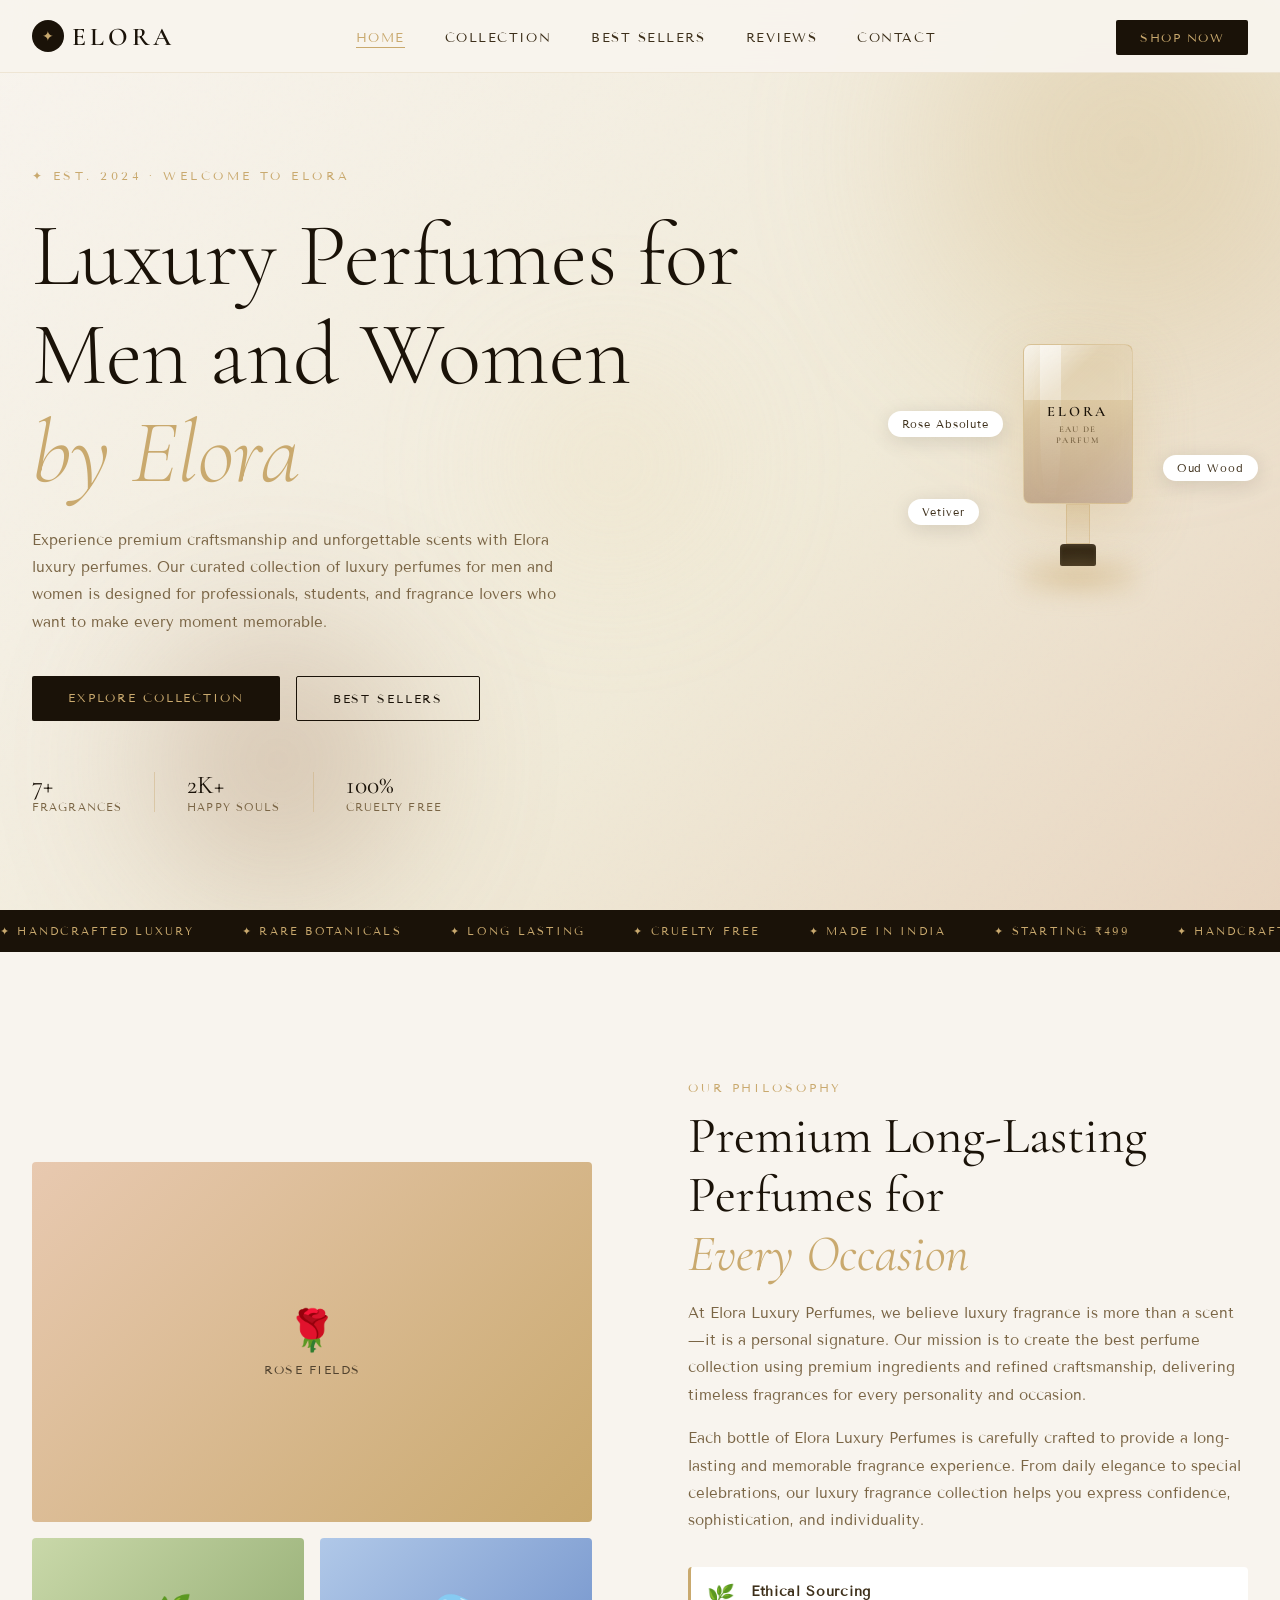
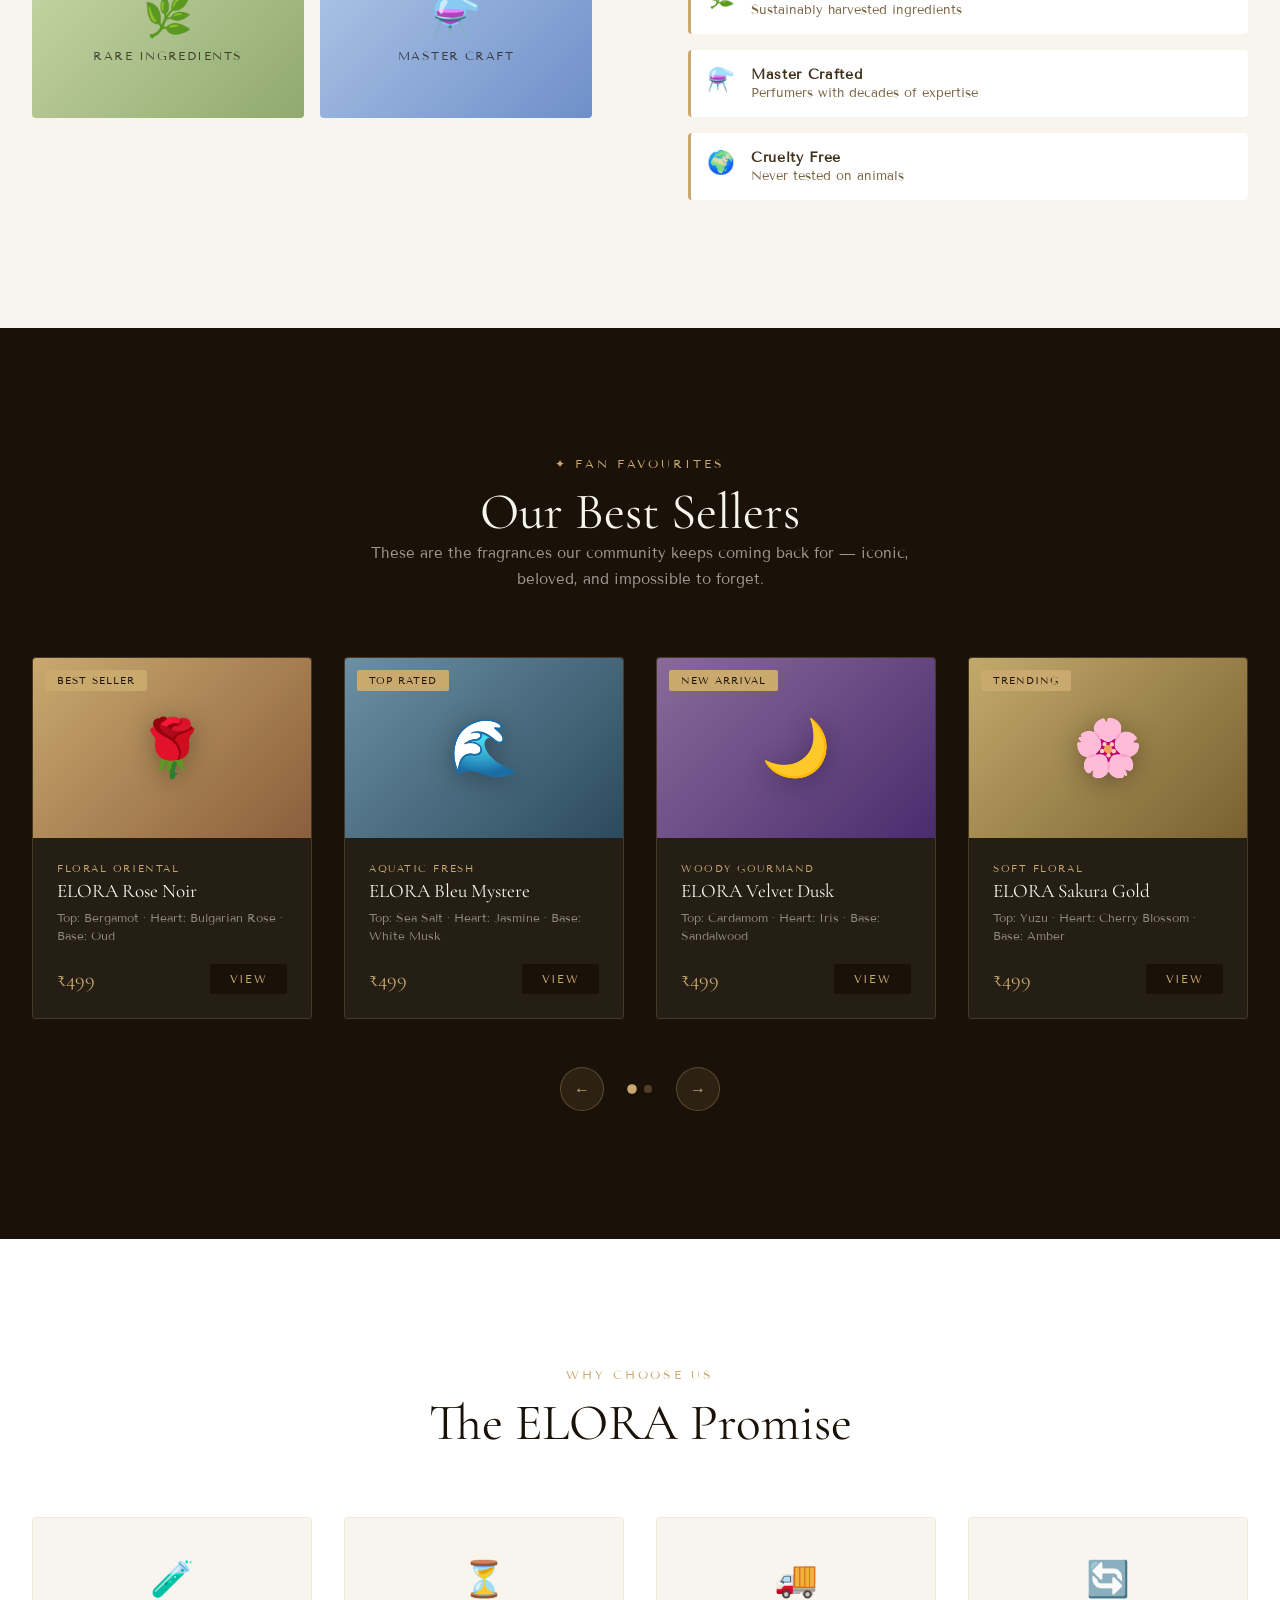
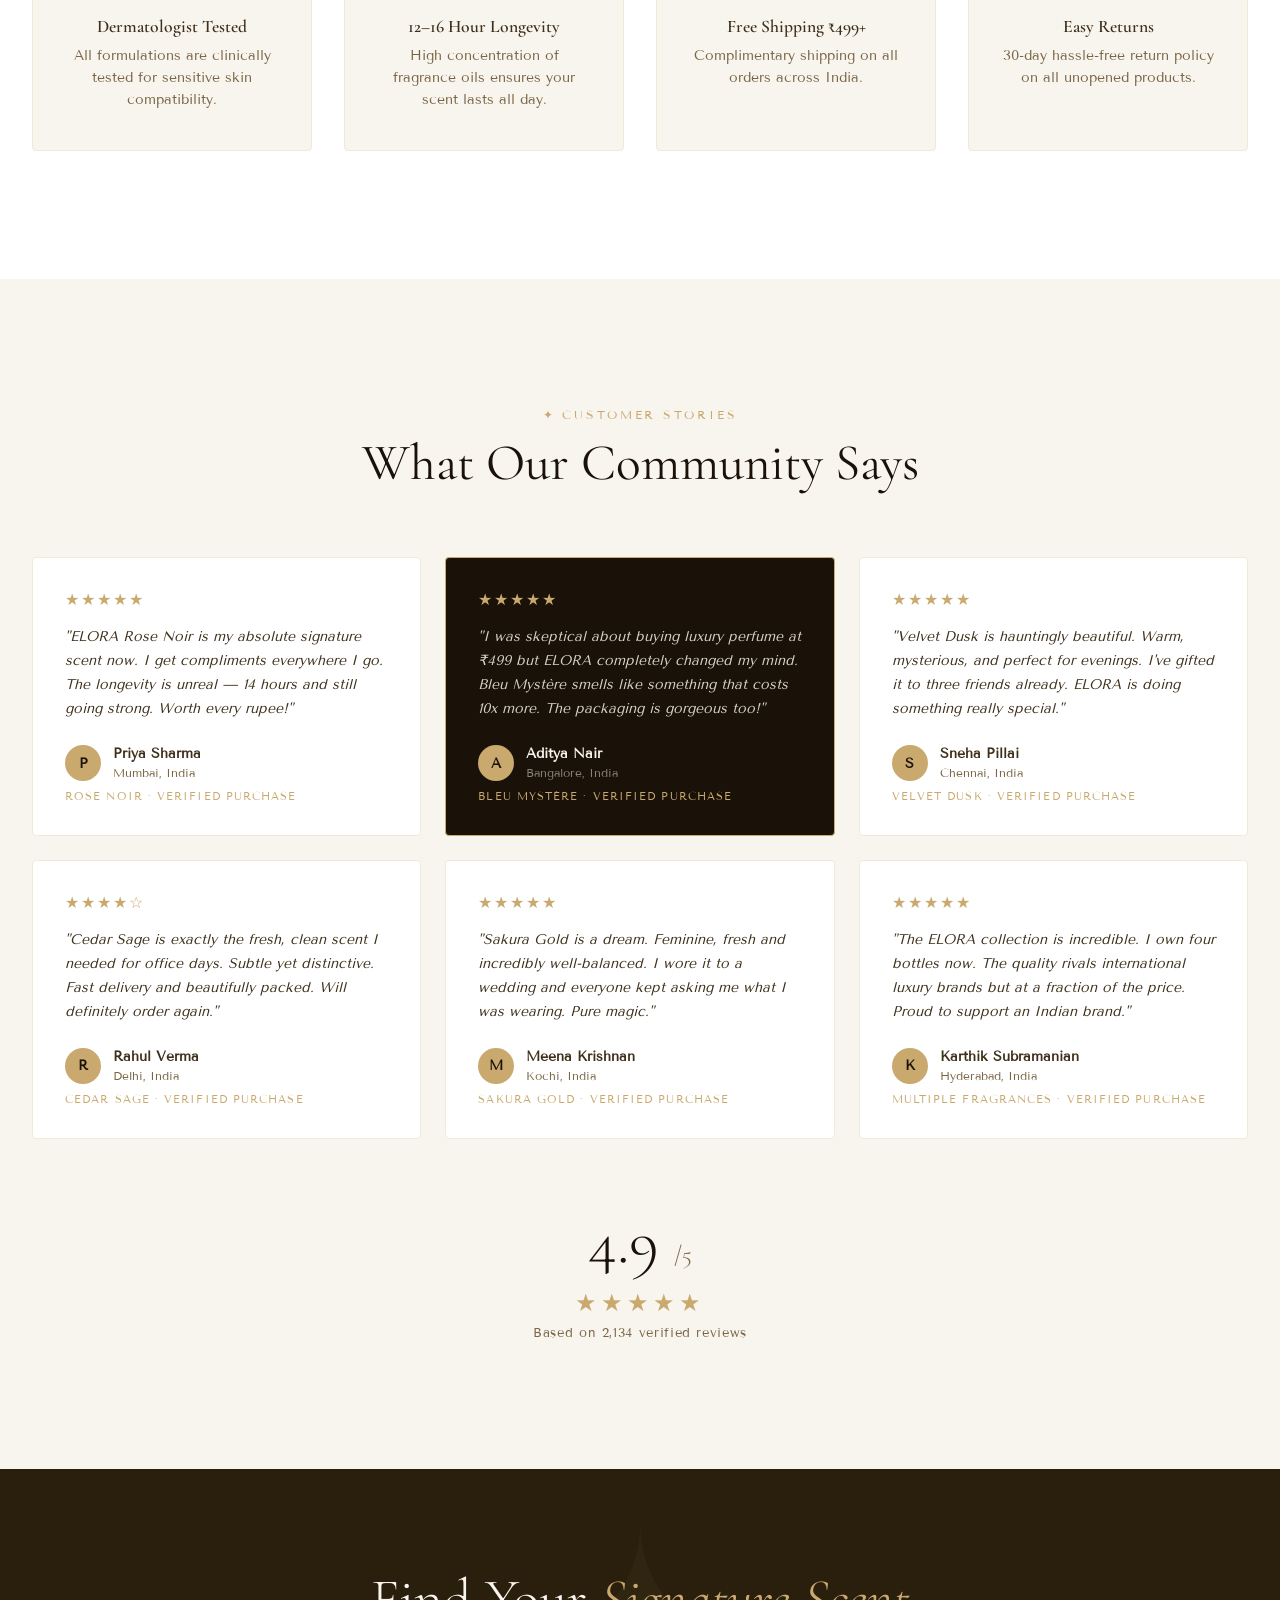
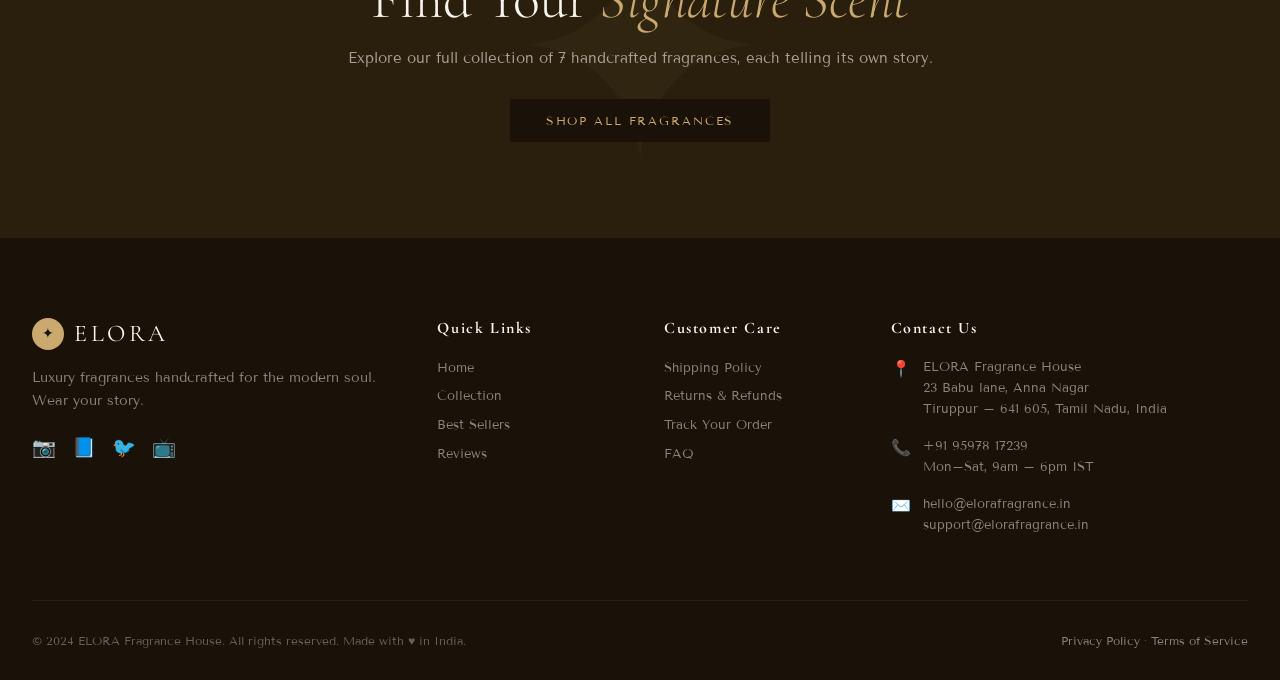
<file: index.html>
<!DOCTYPE html>
<html lang="en">
<head>
  <!-- Google tag (gtag.js) -->
  <script async src="https://www.googletagmanager.com/gtag/js?id=G-4GY0FD7PZ8"></script>
  <script>
  window.dataLayer = window.dataLayer || [];
  function gtag(){dataLayer.push(arguments);}
  gtag('js', new Date());

  gtag('config', 'G-4GY0FD7PZ8');
  </script>
  <!-- Google Tag Manager -->
  <script>(function(w,d,s,l,i){w[l]=w[l]||[];w[l].push({'gtm.start':
  new Date().getTime(),event:'gtm.js'});var f=d.getElementsByTagName(s)[0],
  j=d.createElement(s),dl=l!='dataLayer'?'&l='+l:'';j.async=true;j.src=
  'https://www.googletagmanager.com/gtm.js?id='+i+dl;f.parentNode.insertBefore(j,f);
  })(window,document,'script','dataLayer','GTM-KJ8H9Z39');</script>
  <!-- End Google Tag Manager -->
  <meta charset="UTF-8" />
  <meta name="viewport" content="width=device-width, initial-scale=1.0" />
  <meta name="google-site-verification" content="kghtFsudI__-7pBHt1jcTLX4qnTyK4MaMRHN0E0QEWA" />
  <title>Elora Luxury Perfumes | Luxury Perfumes for Men and Women</title>
  <meta name="description" content="Discover Elora’s luxury fragrance collection. Explore premium long-lasting perfumes for men and women.Find your perfect signature scent today."starting at ₹499." />
  <meta name="keywords" content="Luxury perfumes for men and women, best perfume online, eau de perfume, affordable luxury perfume, Signature scent perfumes" />
  <meta property="og:title" content="ELORA – Luxury Fragrances" />
  <meta property="og:description" content="Handcrafted luxury fragrances for every soul. Shop ELORA perfumes starting at ₹499." /><!-- Google tag (gtag.js) -->
  <script async src="https://www.googletagmanager.com/gtag/js?id=AW-18175900465"></script>
  <script>
  window.dataLayer = window.dataLayer || [];
  function gtag(){dataLayer.push(arguments);}
  gtag('js', new Date());

  gtag('config', 'AW-18175900465');
  </script>
  <script type="application/ld+json">
  {
    "@context": "https://schema.org",
    "@type": "Florist",
    "name": "Elora",
    "image": "https://elora1.vercel.app/index.html",
    "@id": "https://elora1.vercel.app/index.html",
    "url": "https://elora1.vercel.app/index.html",
    "telephone": "9597817239",
    "priceRange": "499",
    "address": {
      "@type": "PostalAddress",
      "streetAddress": "23 Babu lane, Anna Nagar",
      "addressLocality": "Tiruppur",
      "postalCode": "641605",
      "addressCountry": "IN"
    },
    "geo": {
      "@type": "GeoCoordinates",
      "latitude": 11.0492267,
      "longitude": 77.3180869
    },
    "openingHoursSpecification": {
      "@type": "OpeningHoursSpecification",
      "dayOfWeek": [
        "Monday",
        "Tuesday",
        "Wednesday",
        "Thursday",
        "Friday",
        "Saturday",
        "Sunday"
      ],
      "opens": "00:00",
      "closes": "23:59"
    },
    "sameAs": [
      "https://elora1.vercel.app/index.html",
      "https://elora1.vercel.app/index.html"
    ] 
  }
  </script>
  <script type="application/ld+json">
  {
    "@context": "https://schema.org/",
    "@type": "WebSite",
    "name": "Elora",
    "url": "https://elora1.vercel.app/products.html",
    "potentialAction": {
      "@type": "SearchAction",
      "target": "https://elora1.vercel.app/products.html{search_term_string}https://elora1.vercel.app/index.html",
      "query-input": "required name=search_term_string"
    }
  }
  </script>
  <script type="application/ld+json">
  {
    "@context": "https://schema.org/", 
    "@type": "Product", 
    "name": "ELORA Rose Noir",
    "image": "https://elora1.vercel.app/index.html",
    "description": "A bold, romantic composition that opens with bright bergamot, blooms into lush Bulgarian rose, and dries down to a rich oud base. Irresistible.",
    "brand": {
      "@type": "Brand",
      "name": "Elora"
    },
    "sku": "",
    "aggregateRating": {
      "@type": "AggregateRating",
      "ratingValue": "5",
      "bestRating": "5",
      "worstRating": "0",
      "ratingCount": "5"
    }
  }
  </script>
  <script type="application/ld+json">
  {
    "@context": "https://schema.org/",
    "@type": "Person",
    "name": "Madan",
    "url": "https://elora1.vercel.app/index.html",
    "image": "https://elora1.vercel.app/index.html",
    "sameAs": [
      "https://elora1.vercel.app/index.html",
      "https://elora1.vercel.app/index.html"
    ],
    "jobTitle": "Perfume",
    "worksFor": {
      "@type": "Organization",
      "name": "Elora"
    }  
  }
  </script>
  <script type="application/ld+json">
  {
    "@context": "https://schema.org",
    "@type": "Organization",
    "name": "ELORA",
    "alternateName": "perfume",
    "url": "https://elora1.vercel.app/index.html",
    "logo": "https://elora1.vercel.app/index.html",
    "contactPoint": {
      "@type": "ContactPoint",
      "telephone": "9597817239",
      "contactType": "customer service",
      "contactOption": "TollFree",
      "areaServed": "IN",
      "availableLanguage": "en"
    },
    "sameAs": [
      "https://elora1.vercel.app/index.html",
      ""
    ]
  }
  </script>
  <script type="application/ld+json">
  {
    "@context": "https://schema.org",
    "@type": "FAQPage",
    "mainEntity": {
      "@type": "Question",
      "name": "What is Elora Luxury Perfumes?",
      "acceptedAnswer": {
        "@type": "Answer",
        "text": "Elora Luxury Perfumes is a premium fragrance brand offering long-lasting, high-quality perfumes crafted for working professionals, students, and fragrance lovers who want to make a lasting impression every day."
      }
    }
  }
  </script>
  <script type="application/ld+json">
  {
    "@context": "https://schema.org/", 
    "@type": "BreadcrumbList", 
    "itemListElement": [{
      "@type": "ListItem", 
      "position": 1, 
      "name": "Home",
      "item": "https://elora1.vercel.app/index.html"  
    },{
      "@type": "ListItem", 
      "position": 2, 
      "name": "Collection",
      "item": "https://elora1.vercel.app/products.html"  
    },{
      "@type": "ListItem", 
      "position": 3, 
      "name": "Best Sellers",
      "item": "https://elora1.vercel.app/index.html#bestsellers"  
    },{
      "@type": "ListItem", 
      "position": 4, 
      "name": "Reviews",
      "item": "https://elora1.vercel.app/index.html#reviews"  
    },{
      "@type": "ListItem", 
      "position": 5, 
      "name": "Contact",
      "item": "https://elora1.vercel.app/index.html#contact"  
    }]
  }
  </script>
  <script type="application/ld+json">
  {  
  "@context": "https://schema.org",
  "@type": "Article",
  "mainEntityOfPage": {
    "@type": "WebPage",
    "@id": "https://elora1.vercel.app/"
  },
  "headline": "Where Scent Becomes Story",
  "image": "",  
  "author": {
    "@type": "Organization",
    "name": "Elora",
    "url": "https://elora1.vercel.app/"
  },  
  "publisher": {
    "@type": "Organization",
    "name": "Elora",
    "logo": {
      "@type": "ImageObject",
      "url": "https://elora1.vercel.app/"
    }
  },
  "datePublished": "2026-04-22",
  "dateModified": "2026-04-22"
  }
  </script>
  <script type="application/ld+json">
  {
  "@context": "https://schema.org",
  "@type": "Corporation",
  "name": "Elora",
  "alternateName": "Luxury Fragrance",
  "url": "https://elora1.vercel.app/index.html",
  "logo": "",
  "sameAs": "https://elora1.vercel.app/index.html"
  }
  </script>
  <link rel="preconnect" href="https://fonts.googleapis.com" />
  <link href="https://fonts.googleapis.com/css2?family=Cormorant+Garamond:ital,wght@0,300;0,400;0,600;1,300;1,400&family=Tenor+Sans&display=swap" rel="stylesheet" />
  <link rel="stylesheet" href="style.css" />
</head>
<body>

<!-- NAV -->
<nav class="nav" id="nav">
  <div class="nav-inner">
    <div class="nav-logo">
      <a href="index.html">
        <div class="logo-mark">✦</div>
        <span class="logo-text">ELORA</span>
      </a>
    </div>
    <ul class="nav-links">
      <li><a href="index.html" class="active">Home</a></li>
      <li><a href="products.html">Collection</a></li>
      <li><a href="#bestsellers">Best Sellers</a></li>
      <li><a href="#reviews">Reviews</a></li>
      <li><a href="#contact">Contact</a></li>
    </ul>
    <div class="nav-cta">
      <a href="products.html" class="btn-nav">Shop Now</a>
    </div>
    <button class="hamburger" id="hamburger">☰</button>
  </div>
  <div class="mobile-menu" id="mobileMenu">
    <a href="index.html">Home</a>
    <a href="products.html">Collection</a>
    <a href="#bestsellers">Best Sellers</a>
    <a href="#reviews">Reviews</a>
    <a href="#contact">Contact</a>
  </div>
</nav>

<!-- HERO -->
<section class="hero">
  <div class="hero-bg">
    <div class="hero-orb orb1"></div>
    <div class="hero-orb orb2"></div>
    <div class="hero-orb orb3"></div>
    <div class="grain"></div>
  </div>
  <div class="hero-content">
    <p class="hero-eyebrow">✦ Est. 2024 · Welcome to Elora</p>
    <h1 class="hero-title">Luxury Perfumes for <br> Men and Women <br /><em>by Elora </em></h1>
    <p class="hero-sub">Experience premium craftsmanship and unforgettable scents with Elora luxury perfumes. Our curated collection of luxury perfumes for men and women is designed for professionals, students, and fragrance lovers who want to make every moment memorable.</p>
    <div class="hero-actions">
      <a href="products.html" class="btn-primary">Explore Collection</a>
      <a href="#bestsellers" class="btn-ghost">Best Sellers</a>
    </div>
    <div class="hero-stats">
      <div class="stat"><span class="stat-n">7+</span><span class="stat-l">Fragrances</span></div>
      <div class="stat-div"></div>
      <div class="stat"><span class="stat-n">2K+</span><span class="stat-l">Happy Souls</span></div>
      <div class="stat-div"></div>
      <div class="stat"><span class="stat-n">100%</span><span class="stat-l">Cruelty Free</span></div>
    </div>
  </div>
  <div class="hero-visual">
    <div class="bottle-wrapper">
      <div class="bottle">
        <div class="bottle-body">
          <div class="bottle-shine"></div>
          <div class="bottle-label">
            <span>ELORA</span>
            <span class="bottle-note">Eau de Parfum</span>
          </div>
          <div class="bottle-liquid"></div>
        </div>
        <div class="bottle-neck"></div>
        <div class="bottle-cap"></div>
      </div>
      <div class="bottle-glow"></div>
      <div class="float-tag tag1">Rose Absolute</div>
      <div class="float-tag tag2">Oud Wood</div>
      <div class="float-tag tag3">Vetiver</div>
    </div>
  </div>
</section>

<!-- MARQUEE -->
<div class="marquee-bar">
  <div class="marquee-track">
    <span>✦ HANDCRAFTED LUXURY</span><span>✦ RARE BOTANICALS</span><span>✦ LONG LASTING</span><span>✦ CRUELTY FREE</span><span>✦ MADE IN INDIA</span><span>✦ STARTING ₹499</span>
    <span>✦ HANDCRAFTED LUXURY</span><span>✦ RARE BOTANICALS</span><span>✦ LONG LASTING</span><span>✦ CRUELTY FREE</span><span>✦ MADE IN INDIA</span><span>✦ STARTING ₹499</span>
  </div>
</div>

<!-- ABOUT BRAND -->
<section class="about-section">
  <div class="about-grid">
    <div class="about-image-col">
      <div class="about-img-block">
        <div class="about-img-main">
          <div class="img-placeholder ap1">
            <div class="img-inner-decor">
              <span>🌹</span>
              <p>Rose Fields</p>
            </div>
          </div>
        </div>
        <div class="about-img-sub">
          <div class="img-placeholder ap2">
            <div class="img-inner-decor"><span>🌿</span><p>Rare Ingredients</p></div>
          </div>
          <div class="img-placeholder ap3">
            <div class="img-inner-decor"><span>⚗️</span><p>Master Craft</p></div>
          </div>
        </div>
      </div>
    </div>
    <div class="about-text-col">
      <p class="section-eyebrow">Our Philosophy</p>
      <h2 class="section-title">Premium Long-Lasting Perfumes for<br /><em> Every Occasion</em></h2>
      <p class="about-body">At Elora Luxury Perfumes, we believe luxury fragrance is more than a scent—it is a personal signature. Our mission is to create the best perfume collection using premium ingredients and refined craftsmanship, delivering timeless fragrances for every personality and occasion.</p>
      <p class="about-body">Each bottle of Elora Luxury Perfumes is carefully crafted to provide a long-lasting and memorable fragrance experience. From daily elegance to special celebrations, our luxury fragrance collection helps you express confidence, sophistication, and individuality.</p>
      <div class="about-pillars">
        <div class="pillar"><div class="pillar-icon">🌿</div><div><strong>Ethical Sourcing</strong><p>Sustainably harvested ingredients</p></div></div>
        <div class="pillar"><div class="pillar-icon">⚗️</div><div><strong>Master Crafted</strong><p>Perfumers with decades of expertise</p></div></div>
        <div class="pillar"><div class="pillar-icon">🌍</div><div><strong>Cruelty Free</strong><p>Never tested on animals</p></div></div>
      </div>
    </div>
  </div>
</section>

<!-- BEST SELLERS -->
<section class="bestsellers-section" id="bestsellers">
  <div class="section-header">
    <p class="section-eyebrow">✦ Fan Favourites</p>
    <h2 class="section-title">Our Best Sellers</h2>
    <p class="section-sub">These are the fragrances our community keeps coming back for — iconic, beloved, and impossible to forget.</p>
  </div>
  <div class="bs-slider-wrapper">
    <div class="bs-slider" id="bsSlider">

      <div class="bs-card">
        <div class="bs-badge">Best Seller</div>
        <div class="bs-img" style="background: linear-gradient(135deg,#c9a96e,#8b5e3c)">
          <span class="bs-emoji">🌹</span>
        </div>
        <div class="bs-info">
          <p class="bs-family">Floral Oriental</p>
          <h3>ELORA Rose Noir</h3>
          <p class="bs-notes">Top: Bergamot · Heart: Bulgarian Rose · Base: Oud</p>
          <div class="bs-bottom">
            <span class="bs-price">₹499</span>
            <a href="products.html" class="btn-small">View</a>
          </div>
        </div>
      </div>

      <div class="bs-card">
        <div class="bs-badge">Top Rated</div>
        <div class="bs-img" style="background: linear-gradient(135deg,#6b8fa3,#2c4a5e)">
          <span class="bs-emoji">🌊</span>
        </div>
        <div class="bs-info">
          <p class="bs-family">Aquatic Fresh</p>
          <h3>ELORA Bleu Mystere</h3>
          <p class="bs-notes">Top: Sea Salt · Heart: Jasmine · Base: White Musk</p>
          <div class="bs-bottom">
            <span class="bs-price">₹499</span>
            <a href="products.html" class="btn-small">View</a>
          </div>
        </div>
      </div>

      <div class="bs-card">
        <div class="bs-badge">New Arrival</div>
        <div class="bs-img" style="background: linear-gradient(135deg,#8a6a9a,#4a2c6e)">
          <span class="bs-emoji">🌙</span>
        </div>
        <div class="bs-info">
          <p class="bs-family">Woody Gourmand</p>
          <h3>ELORA Velvet Dusk</h3>
          <p class="bs-notes">Top: Cardamom · Heart: Iris · Base: Sandalwood</p>
          <div class="bs-bottom">
            <span class="bs-price">₹499</span>
            <a href="products.html" class="btn-small">View</a>
          </div>
        </div>
      </div>

      <div class="bs-card">
        <div class="bs-badge">Trending</div>
        <div class="bs-img" style="background: linear-gradient(135deg,#c2a96b,#7a6030)">
          <span class="bs-emoji">🌸</span>
        </div>
        <div class="bs-info">
          <p class="bs-family">Soft Floral</p>
          <h3>ELORA Sakura Gold</h3>
          <p class="bs-notes">Top: Yuzu · Heart: Cherry Blossom · Base: Amber</p>
          <div class="bs-bottom">
            <span class="bs-price">₹499</span>
            <a href="products.html" class="btn-small">View</a>
          </div>
        </div>
      </div>

      <div class="bs-card">
        <div class="bs-img" style="background: linear-gradient(135deg,#5a8a6a,#2a5a3a)">
          <span class="bs-emoji">🌲</span>
        </div>
        <div class="bs-info">
          <p class="bs-family">Fresh Woody</p>
          <h3>ELORA Cedar Sage</h3>
          <p class="bs-notes">Top: Lemon · Heart: Sage · Base: Cedarwood</p>
          <div class="bs-bottom">
            <span class="bs-price">₹499</span>
            <a href="products.html" class="btn-small">View</a>
          </div>
        </div>
      </div>

    </div>
    <div class="slider-controls">
      <button class="slider-btn" id="bsPrev">←</button>
      <div class="slider-dots" id="bsDots"></div>
      <button class="slider-btn" id="bsNext">→</button>
    </div>
  </div>
</section>

<!-- WHY ELORA -->
<section class="why-section">
  <div class="why-inner">
    <p class="section-eyebrow">Why Choose Us</p>
    <h2 class="section-title">The ELORA Promise</h2>
    <div class="why-grid">
      <div class="why-card">
        <div class="why-icon">🧪</div>
        <h3>Dermatologist Tested</h3>
        <p>All formulations are clinically tested for sensitive skin compatibility.</p>
      </div>
      <div class="why-card">
        <div class="why-icon">⏳</div>
        <h3>12–16 Hour Longevity</h3>
        <p>High concentration of fragrance oils ensures your scent lasts all day.</p>
      </div>
      <div class="why-card">
        <div class="why-icon">🚚</div>
        <h3>Free Shipping ₹499+</h3>
        <p>Complimentary shipping on all orders across India.</p>
      </div>
      <div class="why-card">
        <div class="why-icon">🔄</div>
        <h3>Easy Returns</h3>
        <p>30-day hassle-free return policy on all unopened products.</p>
      </div>
    </div>
  </div>
</section>

<!-- REVIEWS -->
<section class="reviews-section" id="reviews">
  <div class="section-header">
    <p class="section-eyebrow">✦ Customer Stories</p>
    <h2 class="section-title">What Our Community Says</h2>
  </div>
  <div class="reviews-grid">

    <div class="review-card">
      <div class="review-stars">★★★★★</div>
      <p class="review-text">"ELORA Rose Noir is my absolute signature scent now. I get compliments everywhere I go. The longevity is unreal — 14 hours and still going strong. Worth every rupee!"</p>
      <div class="review-author">
        <div class="review-avatar">P</div>
        <div><strong>Priya Sharma</strong><span>Mumbai, India</span></div>
      </div>
      <div class="review-product">Rose Noir · Verified Purchase</div>
    </div>

    <div class="review-card featured">
      <div class="review-stars">★★★★★</div>
      <p class="review-text">"I was skeptical about buying luxury perfume at ₹499 but ELORA completely changed my mind. Bleu Mystère smells like something that costs 10x more. The packaging is gorgeous too!"</p>
      <div class="review-author">
        <div class="review-avatar">A</div>
        <div><strong>Aditya Nair</strong><span>Bangalore, India</span></div>
      </div>
      <div class="review-product">Bleu Mystère · Verified Purchase</div>
    </div>

    <div class="review-card">
      <div class="review-stars">★★★★★</div>
      <p class="review-text">"Velvet Dusk is hauntingly beautiful. Warm, mysterious, and perfect for evenings. I've gifted it to three friends already. ELORA is doing something really special."</p>
      <div class="review-author">
        <div class="review-avatar">S</div>
        <div><strong>Sneha Pillai</strong><span>Chennai, India</span></div>
      </div>
      <div class="review-product">Velvet Dusk · Verified Purchase</div>
    </div>

    <div class="review-card">
      <div class="review-stars">★★★★☆</div>
      <p class="review-text">"Cedar Sage is exactly the fresh, clean scent I needed for office days. Subtle yet distinctive. Fast delivery and beautifully packed. Will definitely order again."</p>
      <div class="review-author">
        <div class="review-avatar">R</div>
        <div><strong>Rahul Verma</strong><span>Delhi, India</span></div>
      </div>
      <div class="review-product">Cedar Sage · Verified Purchase</div>
    </div>

    <div class="review-card">
      <div class="review-stars">★★★★★</div>
      <p class="review-text">"Sakura Gold is a dream. Feminine, fresh and incredibly well-balanced. I wore it to a wedding and everyone kept asking me what I was wearing. Pure magic."</p>
      <div class="review-author">
        <div class="review-avatar">M</div>
        <div><strong>Meena Krishnan</strong><span>Kochi, India</span></div>
      </div>
      <div class="review-product">Sakura Gold · Verified Purchase</div>
    </div>

    <div class="review-card">
      <div class="review-stars">★★★★★</div>
      <p class="review-text">"The ELORA collection is incredible. I own four bottles now. The quality rivals international luxury brands but at a fraction of the price. Proud to support an Indian brand."</p>
      <div class="review-author">
        <div class="review-avatar">K</div>
        <div><strong>Karthik Subramanian</strong><span>Hyderabad, India</span></div>
      </div>
      <div class="review-product">Multiple Fragrances · Verified Purchase</div>
    </div>

  </div>
  <div class="review-summary">
    <div class="rs-score">4.9 <span>/5</span></div>
    <div class="rs-stars">★★★★★</div>
    <div class="rs-count">Based on 2,134 verified reviews</div>
  </div>
</section>

<!-- CTA BAND -->
<section class="cta-band">
  <div class="cta-band-inner">
    <h2>Find Your <em>Signature Scent</em></h2>
    <p>Explore our full collection of 7 handcrafted fragrances, each telling its own story.</p>
    <a href="products.html" class="btn-primary">Shop All Fragrances</a>
  </div>
</section>

<!-- FOOTER -->
<footer class="footer" id="contact">
  <div class="footer-grid">
    <div class="footer-brand">
      <div class="footer-logo">
        <div class="logo-mark">✦</div>
        <span>ELORA</span>
      </div>
      <p>Luxury fragrances handcrafted for the modern soul. Wear your story.</p>
      <div class="footer-social">
        <a href="#" aria-label="Instagram">📷</a>
        <a href="#" aria-label="Facebook">📘</a>
        <a href="#" aria-label="Twitter">🐦</a>
        <a href="#" aria-label="YouTube">📺</a>
      </div>
    </div>
    <div class="footer-col">
      <h4>Quick Links</h4>
      <ul>
        <li><a href="index.html">Home</a></li>
        <li><a href="products.html">Collection</a></li>
        <li><a href="#bestsellers">Best Sellers</a></li>
        <li><a href="#reviews">Reviews</a></li>
      </ul>
    </div>
    <div class="footer-col">
      <h4>Customer Care</h4>
      <ul>
        <li><a href="#">Shipping Policy</a></li>
        <li><a href="#">Returns & Refunds</a></li>
        <li><a href="#">Track Your Order</a></li>
        <li><a href="#">FAQ</a></li>
      </ul>
    </div>
    <div class="footer-col contact-col">
      <h4>Contact Us</h4>
      <div class="contact-item">
        <span>📍</span>
        <p>ELORA Fragrance House<br />23 Babu lane, Anna Nagar<br />Tiruppur – 641 605, Tamil Nadu, India</p>
      </div>
      <div class="contact-item">
        <span>📞</span>
        <p>+91 95978 17239<br />Mon–Sat, 9am – 6pm IST</p>
      </div>
      <div class="contact-item">
        <span>✉️</span>
        <p>hello@elorafragrance.in<br />support@elorafragrance.in</p>
      </div>
    </div>
  </div>
  <div class="footer-bottom">
    <p>© 2024 ELORA Fragrance House. All rights reserved. Made with ♥ in India.</p>
    <p><a href="#">Privacy Policy</a> · <a href="#">Terms of Service</a></p>
  </div>
</footer>

<script src="main.js"></script>
  <!-- Google Tag Manager (noscript) -->
  <noscript><iframe src="https://www.googletagmanager.com/ns.html?id=GTM-KJ8H9Z39"
  height="0" width="0" style="display:none;visibility:hidden"></iframe></noscript>
  <!-- End Google Tag Manager (noscript) -->
</body>
</html>
</file>
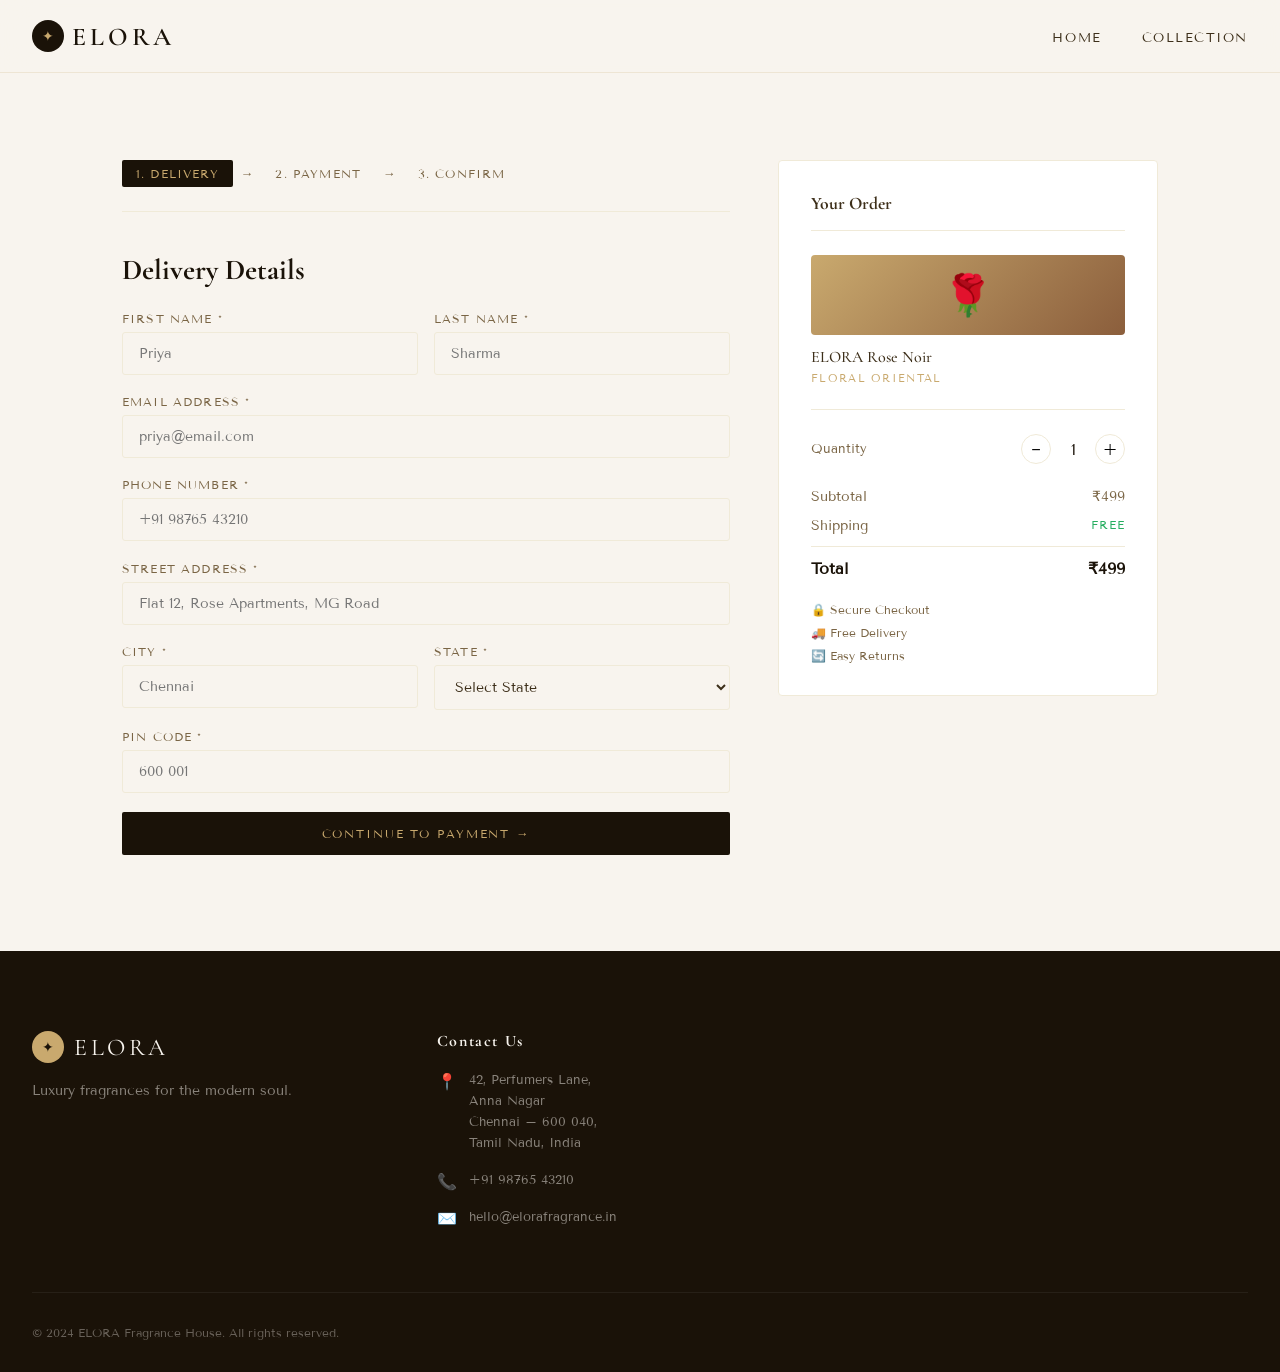
<file: checkout.html>
<!DOCTYPE html>
<html lang="en">
<head>
  <meta charset="UTF-8" />
  <meta name="viewport" content="width=device-width, initial-scale=1.0" />
  <title>Checkout – ELORA Luxury Fragrances</title>
  <link rel="preconnect" href="https://fonts.googleapis.com" />
  <link href="https://fonts.googleapis.com/css2?family=Cormorant+Garamond:ital,wght@0,300;0,400;0,600;1,300;1,400&family=Tenor+Sans&display=swap" rel="stylesheet" />
  <link rel="stylesheet" href="style.css" />
</head>
<body>

<!-- NAV -->
<nav class="nav" id="nav">
  <div class="nav-inner">
    <div class="nav-logo">
      <a href="index.html">
        <div class="logo-mark">✦</div>
        <span class="logo-text">ELORA</span>
      </a>
    </div>
    <ul class="nav-links">
      <li><a href="index.html">Home</a></li>
      <li><a href="products.html">Collection</a></li>
    </ul>
    <button class="hamburger" id="hamburger">☰</button>
  </div>
</nav>

<!-- CHECKOUT -->
<section class="checkout-section">
  <div class="checkout-grid">

    <!-- LEFT: Form -->
    <div class="checkout-form-col">
      <div class="checkout-steps">
        <div class="step active">1. Delivery</div>
        <div class="step-div">→</div>
        <div class="step" id="step2">2. Payment</div>
        <div class="step-div">→</div>
        <div class="step" id="step3">3. Confirm</div>
      </div>

      <!-- Step 1 -->
      <div id="formStep1">
        <h2 class="checkout-title">Delivery Details</h2>
        <div class="checkout-form">
          <div class="form-row">
            <div class="form-group">
              <label>First Name *</label>
              <input type="text" id="firstName" placeholder="Priya" />
            </div>
            <div class="form-group">
              <label>Last Name *</label>
              <input type="text" id="lastName" placeholder="Sharma" />
            </div>
          </div>
          <div class="form-group full">
            <label>Email Address *</label>
            <input type="email" id="email" placeholder="priya@email.com" />
          </div>
          <div class="form-group full">
            <label>Phone Number *</label>
            <input type="tel" id="phone" placeholder="+91 98765 43210" />
          </div>
          <div class="form-group full">
            <label>Street Address *</label>
            <input type="text" id="address" placeholder="Flat 12, Rose Apartments, MG Road" />
          </div>
          <div class="form-row">
            <div class="form-group">
              <label>City *</label>
              <input type="text" id="city" placeholder="Chennai" />
            </div>
            <div class="form-group">
              <label>State *</label>
              <select id="state">
                <option value="">Select State</option>
                <option>Tamil Nadu</option><option>Maharashtra</option><option>Karnataka</option>
                <option>Delhi</option><option>Kerala</option><option>Andhra Pradesh</option>
                <option>Telangana</option><option>Gujarat</option><option>Rajasthan</option>
                <option>West Bengal</option><option>Uttar Pradesh</option><option>Punjab</option>
              </select>
            </div>
          </div>
          <div class="form-group full">
            <label>PIN Code *</label>
            <input type="text" id="pincode" placeholder="600 001" maxlength="6" />
          </div>
          <button class="btn-primary full-width" id="toStep2">Continue to Payment →</button>
        </div>
      </div>

      <!-- Step 2 -->
      <div id="formStep2" style="display:none;">
        <h2 class="checkout-title">Payment Details</h2>
        <div class="checkout-form">
          <div class="payment-options">
            <label class="payment-opt selected" id="payUPI">
              <input type="radio" name="payment" value="upi" checked hidden />
              <span class="pay-icon">📱</span>
              <div><strong>UPI</strong><p>PhonePe, GPay, Paytm</p></div>
              <span class="pay-check">✓</span>
            </label>
            <label class="payment-opt" id="payCard">
              <input type="radio" name="payment" value="card" hidden />
              <span class="pay-icon">💳</span>
              <div><strong>Card</strong><p>Credit / Debit Card</p></div>
              <span class="pay-check">✓</span>
            </label>
            <label class="payment-opt" id="payCOD">
              <input type="radio" name="payment" value="cod" hidden />
              <span class="pay-icon">💵</span>
              <div><strong>Cash on Delivery</strong><p>Pay when delivered</p></div>
              <span class="pay-check">✓</span>
            </label>
          </div>

          <div id="upiFields">
            <div class="form-group full">
              <label>UPI ID</label>
              <input type="text" placeholder="yourname@upi" />
            </div>
          </div>
          <div id="cardFields" style="display:none;">
            <div class="form-group full">
              <label>Card Number</label>
              <input type="text" placeholder="1234 5678 9012 3456" maxlength="19" />
            </div>
            <div class="form-row">
              <div class="form-group">
                <label>Expiry</label>
                <input type="text" placeholder="MM/YY" maxlength="5" />
              </div>
              <div class="form-group">
                <label>CVV</label>
                <input type="text" placeholder="123" maxlength="3" />
              </div>
            </div>
          </div>

          <div class="form-group full">
            <label>Promo Code</label>
            <div class="promo-row">
              <input type="text" id="promoCode" placeholder="Enter code (try ELORA10)" />
              <button class="btn-ghost btn-sm" id="applyPromo">Apply</button>
            </div>
            <div id="promoMsg"></div>
          </div>

          <div class="btn-row">
            <button class="btn-ghost" id="backStep1">← Back</button>
            <button class="btn-primary" id="toStep3">Place Order →</button>
          </div>
        </div>
      </div>

      <!-- Step 3: Confirmation -->
      <div id="formStep3" style="display:none;">
        <div class="order-success">
          <div class="success-icon">✦</div>
          <h2>Order Placed!</h2>
          <p>Thank you for choosing ELORA. Your luxury fragrance is being lovingly prepared and will arrive in 3–5 business days.</p>
          <div id="orderSummaryConfirm"></div>
          <div class="success-actions">
            <a href="products.html" class="btn-primary">Continue Shopping</a>
            <a href="index.html" class="btn-ghost">Back to Home</a>
          </div>
        </div>
      </div>
    </div>

    <!-- RIGHT: Order Summary -->
    <div class="order-summary-col">
      <div class="order-summary">
        <h3>Your Order</h3>
        <div id="orderItem" class="order-item">
          <!-- Populated by JS -->
        </div>
        <div class="order-qty">
          <span>Quantity</span>
          <div class="qty-control">
            <button id="qtyMinus">−</button>
            <span id="qtyVal">1</span>
            <button id="qtyPlus">+</button>
          </div>
        </div>
        <div class="order-breakdown">
          <div class="ob-row"><span>Subtotal</span><span id="subtotal">₹499</span></div>
          <div class="ob-row"><span>Shipping</span><span class="free-tag">FREE</span></div>
          <div class="ob-row discount-row" id="discountRow" style="display:none;"><span>Discount</span><span id="discountAmt" class="discount-val">-₹0</span></div>
          <div class="ob-row total-row"><span>Total</span><span id="orderTotal">₹499</span></div>
        </div>
        <div class="trust-badges">
          <div class="tb">🔒 Secure Checkout</div>
          <div class="tb">🚚 Free Delivery</div>
          <div class="tb">🔄 Easy Returns</div>
        </div>
      </div>
    </div>
  </div>
</section>

<!-- FOOTER -->
<footer class="footer" id="contact">
  <div class="footer-grid">
    <div class="footer-brand">
      <div class="footer-logo">
        <div class="logo-mark">✦</div>
        <span>ELORA</span>
      </div>
      <p>Luxury fragrances for the modern soul.</p>
    </div>
    <div class="footer-col contact-col">
      <h4>Contact Us</h4>
      <div class="contact-item">
        <span>📍</span>
        <p>42, Perfumers Lane, Anna Nagar<br />Chennai – 600 040, Tamil Nadu, India</p>
      </div>
      <div class="contact-item"><span>📞</span><p>+91 98765 43210</p></div>
      <div class="contact-item"><span>✉️</span><p>hello@elorafragrance.in</p></div>
    </div>
  </div>
  <div class="footer-bottom">
    <p>© 2024 ELORA Fragrance House. All rights reserved.</p>
  </div>
</footer>

<script src="main.js"></script>
</body>
</html>
</file>
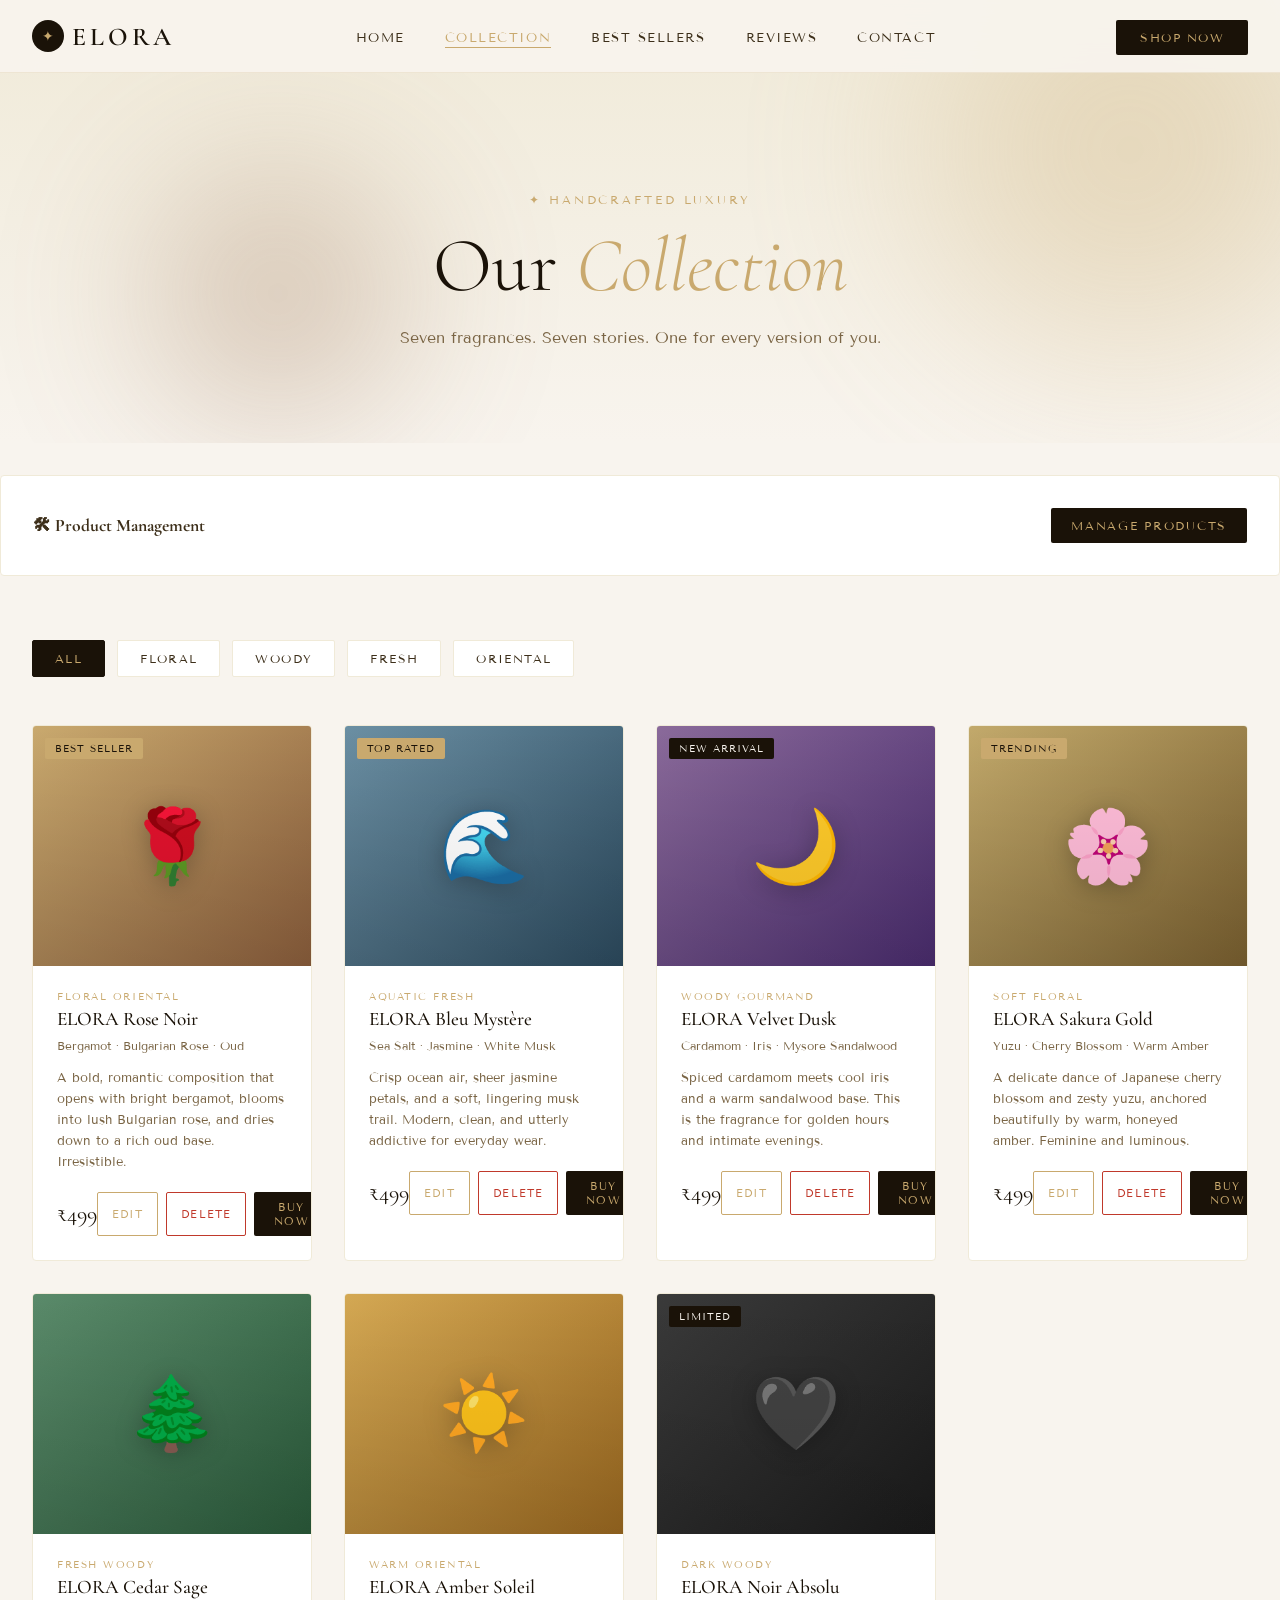
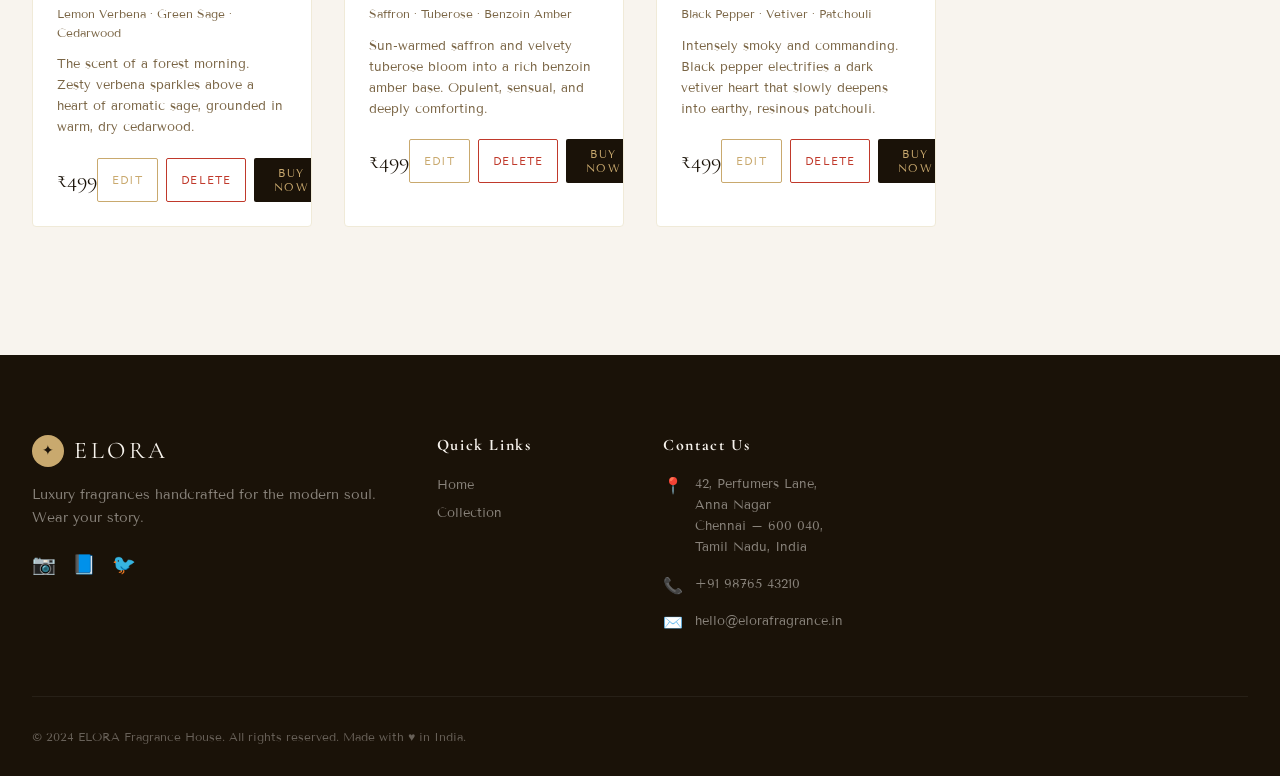
<file: products.html>
<!DOCTYPE html>
<html lang="en">
<head>
  <meta charset="UTF-8" />
  <meta name="viewport" content="width=device-width, initial-scale=1.0" />
  <title>Collection – ELORA Luxury Fragrances | Shop All Perfumes ₹499</title>
  <meta name="description" content="Shop ELORA's full fragrance collection. 7 luxury eau de parfums starting at ₹499. Rose Noir, Bleu Mystère, Velvet Dusk, and more. Free shipping across India." />
  <link rel="preconnect" href="https://fonts.googleapis.com" />
  <link href="https://fonts.googleapis.com/css2?family=Cormorant+Garamond:ital,wght@0,300;0,400;0,600;1,300;1,400&family=Tenor+Sans&display=swap" rel="stylesheet" />
  <link rel="stylesheet" href="style.css" />
</head>
<body>

<!-- NAV -->
<nav class="nav" id="nav">
  <div class="nav-inner">
    <div class="nav-logo">
      <a href="index.html">
        <div class="logo-mark">✦</div>
        <span class="logo-text">ELORA</span>
      </a>
    </div>
    <ul class="nav-links">
      <li><a href="index.html">Home</a></li>
      <li><a href="products.html" class="active">Collection</a></li>
      <li><a href="index.html#bestsellers">Best Sellers</a></li>
      <li><a href="index.html#reviews">Reviews</a></li>
      <li><a href="index.html#contact">Contact</a></li>
    </ul>
    <div class="nav-cta">
      <a href="products.html" class="btn-nav">Shop Now</a>
    </div>
    <button class="hamburger" id="hamburger">☰</button>
  </div>
  <div class="mobile-menu" id="mobileMenu">
    <a href="index.html">Home</a>
    <a href="products.html">Collection</a>
    <a href="index.html#bestsellers">Best Sellers</a>
    <a href="index.html#reviews">Reviews</a>
    <a href="index.html#contact">Contact</a>
  </div>
</nav>

<!-- PAGE HERO -->
<section class="page-hero">
  <div class="page-hero-bg">
    <div class="hero-orb orb1"></div>
    <div class="hero-orb orb2"></div>
  </div>
  <p class="section-eyebrow">✦ Handcrafted Luxury</p>
  <h1>Our <em>Collection</em></h1>
  <p>Seven fragrances. Seven stories. One for every version of you.</p>
</section>

<!-- ADMIN PANEL -->
<section class="admin-panel" id="adminPanel">
  <div class="admin-header">
    <h3>🛠 Product Management</h3>
    <button class="btn-primary btn-sm" id="toggleAdmin">Manage Products</button>
  </div>
  <div class="admin-body" id="adminBody" style="display:none;">
    <h4 id="formTitle">Add New Product</h4>
    <div class="admin-form" id="adminForm">
      <input type="hidden" id="editId" />
      <div class="form-row">
        <div class="form-group">
          <label>Product Name</label>
          <input type="text" id="pName" placeholder="e.g. Rose Noir" required />
        </div>
        <div class="form-group">
          <label>Fragrance Family</label>
          <input type="text" id="pFamily" placeholder="e.g. Floral Oriental" required />
        </div>
      </div>
      <div class="form-row">
        <div class="form-group">
          <label>Price (₹)</label>
          <input type="number" id="pPrice" value="499" required />
        </div>
        <div class="form-group">
          <label>Emoji / Icon</label>
          <input type="text" id="pEmoji" placeholder="e.g. 🌹" />
        </div>
      </div>
      <div class="form-row">
        <div class="form-group">
          <label>Gradient Colors (CSS)</label>
          <input type="text" id="pGradient" placeholder="e.g. #c9a96e,#8b5e3c" />
        </div>
        <div class="form-group">
          <label>Notes</label>
          <input type="text" id="pNotes" placeholder="e.g. Bergamot, Rose, Oud" />
        </div>
      </div>
      <div class="form-group full">
        <label>Description</label>
        <textarea id="pDesc" rows="3" placeholder="Short product description..."></textarea>
      </div>
      <div class="form-actions">
        <button class="btn-primary" id="saveProduct">Save Product</button>
        <button class="btn-ghost btn-sm" id="cancelEdit" style="display:none;">Cancel</button>
      </div>
    </div>
    <div id="adminMsg" class="admin-msg"></div>
  </div>
</section>

<!-- PRODUCTS GRID -->
<section class="products-section">
  <div class="products-filter">
    <button class="filter-btn active" data-filter="all">All</button>
    <button class="filter-btn" data-filter="floral">Floral</button>
    <button class="filter-btn" data-filter="woody">Woody</button>
    <button class="filter-btn" data-filter="fresh">Fresh</button>
    <button class="filter-btn" data-filter="oriental">Oriental</button>
  </div>
  <div class="products-grid" id="productsGrid">
    <!-- Rendered by JS -->
  </div>
</section>

<!-- FOOTER -->
<footer class="footer" id="contact">
  <div class="footer-grid">
    <div class="footer-brand">
      <div class="footer-logo">
        <div class="logo-mark">✦</div>
        <span>ELORA</span>
      </div>
      <p>Luxury fragrances handcrafted for the modern soul. Wear your story.</p>
      <div class="footer-social">
        <a href="#" aria-label="Instagram">📷</a>
        <a href="#" aria-label="Facebook">📘</a>
        <a href="#" aria-label="Twitter">🐦</a>
      </div>
    </div>
    <div class="footer-col">
      <h4>Quick Links</h4>
      <ul>
        <li><a href="index.html">Home</a></li>
        <li><a href="products.html">Collection</a></li>
      </ul>
    </div>
    <div class="footer-col contact-col">
      <h4>Contact Us</h4>
      <div class="contact-item">
        <span>📍</span>
        <p>42, Perfumers Lane, Anna Nagar<br />Chennai – 600 040, Tamil Nadu, India</p>
      </div>
      <div class="contact-item">
        <span>📞</span>
        <p>+91 98765 43210</p>
      </div>
      <div class="contact-item">
        <span>✉️</span>
        <p>hello@elorafragrance.in</p>
      </div>
    </div>
  </div>
  <div class="footer-bottom">
    <p>© 2024 ELORA Fragrance House. All rights reserved. Made with ♥ in India.</p>
  </div>
</footer>

<script src="main.js"></script>
</body>
</html>
</file>
<file: style.css>
/* ===========================
   ELORA – LUXURY FRAGRANCE
   style.css
=========================== */

/* FONTS & RESET */
*, *::before, *::after { box-sizing: border-box; margin: 0; padding: 0; }

:root {
  --cream: #f8f4ee;
  --cream2: #f0ead8;
  --gold: #c9a96e;
  --gold-light: #e8d5a3;
  --dark: #1a1208;
  --dark2: #2a1f0d;
  --brown: #6b4c2a;
  --text: #3d2f1a;
  --text-light: #7a6545;
  --white: #ffffff;
  --font-display: 'Cormorant Garamond', serif;
  --font-body: 'Tenor Sans', sans-serif;
  --transition: 0.35s cubic-bezier(0.4,0,0.2,1);
  --shadow: 0 8px 40px rgba(26,18,8,0.12);
  --shadow-lg: 0 20px 80px rgba(26,18,8,0.2);
}

html { scroll-behavior: smooth; }
body {
  font-family: var(--font-body);
  background: var(--cream);
  color: var(--text);
  overflow-x: hidden;
}

a { text-decoration: none; color: inherit; }
img { max-width: 100%; display: block; }
button { cursor: pointer; font-family: var(--font-body); border: none; outline: none; }
input, select, textarea { font-family: var(--font-body); outline: none; }

/* ===== SCROLLBAR ===== */
::-webkit-scrollbar { width: 6px; }
::-webkit-scrollbar-track { background: var(--cream2); }
::-webkit-scrollbar-thumb { background: var(--gold); border-radius: 3px; }

/* ===== NAV ===== */
.nav {
  position: fixed; top: 0; left: 0; right: 0; z-index: 1000;
  background: rgba(248,244,238,0.95);
  backdrop-filter: blur(16px);
  border-bottom: 1px solid rgba(201,169,110,0.2);
  transition: box-shadow var(--transition);
}
.nav.scrolled { box-shadow: var(--shadow); }
.nav-inner {
  max-width: 1280px; margin: 0 auto;
  padding: 0 2rem;
  display: flex; align-items: center; justify-content: space-between;
  height: 72px;
}
.nav-logo a {
  display: flex; align-items: center; gap: 8px;
}
.logo-mark {
  width: 32px; height: 32px;
  background: var(--dark);
  color: var(--gold);
  display: flex; align-items: center; justify-content: center;
  font-size: 14px;
  border-radius: 50%;
}
.logo-text {
  font-family: var(--font-display);
  font-size: 1.6rem;
  font-weight: 600;
  letter-spacing: 0.15em;
  color: var(--dark);
}
.nav-links {
  display: flex; list-style: none; gap: 2.5rem;
}
.nav-links a {
  font-size: 0.8rem;
  letter-spacing: 0.12em;
  text-transform: uppercase;
  color: var(--text);
  position: relative;
  padding-bottom: 2px;
  transition: color var(--transition);
}
.nav-links a::after {
  content: '';
  position: absolute; bottom: 0; left: 0; right: 100%;
  height: 1px; background: var(--gold);
  transition: right var(--transition);
}
.nav-links a:hover::after,
.nav-links a.active::after { right: 0; }
.nav-links a:hover, .nav-links a.active { color: var(--gold); }

.btn-nav {
  background: var(--dark);
  color: var(--gold);
  padding: 10px 24px;
  font-size: 0.75rem;
  letter-spacing: 0.12em;
  text-transform: uppercase;
  border-radius: 2px;
  transition: background var(--transition), transform var(--transition);
}
.btn-nav:hover { background: var(--gold); color: var(--dark); }

.hamburger {
  display: none;
  background: none;
  font-size: 1.4rem;
  color: var(--dark);
}
.mobile-menu {
  display: none;
  flex-direction: column;
  background: var(--cream);
  padding: 1rem 2rem;
  border-top: 1px solid var(--cream2);
}
.mobile-menu a {
  padding: 0.75rem 0;
  border-bottom: 1px solid var(--cream2);
  font-size: 0.85rem;
  letter-spacing: 0.1em;
  text-transform: uppercase;
}
.mobile-menu.open { display: flex; }

/* ===== BUTTONS ===== */
.btn-primary {
  display: inline-block;
  background: var(--dark);
  color: var(--gold);
  padding: 14px 36px;
  font-size: 0.78rem;
  letter-spacing: 0.15em;
  text-transform: uppercase;
  border-radius: 2px;
  transition: all var(--transition);
  cursor: pointer;
  border: none;
}
.btn-primary:hover {
  background: var(--gold);
  color: var(--dark);
  transform: translateY(-2px);
  box-shadow: 0 8px 24px rgba(201,169,110,0.3);
}
.btn-primary.full-width { width: 100%; text-align: center; }

.btn-ghost {
  display: inline-block;
  background: transparent;
  color: var(--dark);
  padding: 14px 36px;
  font-size: 0.78rem;
  letter-spacing: 0.15em;
  text-transform: uppercase;
  border-radius: 2px;
  border: 1px solid var(--dark);
  transition: all var(--transition);
  cursor: pointer;
}
.btn-ghost:hover { background: var(--dark); color: var(--cream); }

.btn-small {
  display: inline-block;
  background: var(--dark);
  color: var(--gold);
  padding: 8px 20px;
  font-size: 0.7rem;
  letter-spacing: 0.12em;
  text-transform: uppercase;
  border-radius: 2px;
  transition: all var(--transition);
}
.btn-small:hover { background: var(--gold); color: var(--dark); }

.btn-sm { padding: 10px 20px; font-size: 0.72rem; }

/* ===== SECTION COMMON ===== */
.section-eyebrow {
  font-size: 0.72rem;
  letter-spacing: 0.25em;
  text-transform: uppercase;
  color: var(--gold);
  margin-bottom: 0.75rem;
  display: block;
}
.section-title {
  font-family: var(--font-display);
  font-size: clamp(2rem, 4vw, 3.2rem);
  font-weight: 400;
  line-height: 1.15;
  color: var(--dark);
}
.section-title em { font-style: italic; color: var(--gold); }
.section-sub {
  color: var(--text-light);
  font-size: 0.95rem;
  line-height: 1.7;
  max-width: 560px;
  margin: 0 auto;
}
.section-header {
  text-align: center;
  margin-bottom: 4rem;
}

/* ===== HERO ===== */
.hero {
  min-height: 100vh;
  display: flex;
  align-items: center;
  position: relative;
  overflow: hidden;
  padding-top: 72px;
}
.hero-bg {
  position: absolute; inset: 0;
  background: linear-gradient(135deg, var(--cream) 0%, var(--cream2) 60%, #e8d5c0 100%);
}
.hero-orb {
  position: absolute; border-radius: 50%;
  filter: blur(80px); opacity: 0.4;
  animation: float 8s ease-in-out infinite;
}
.orb1 { width: 500px; height: 500px; background: radial-gradient(circle, #c9a96e, transparent); top: -100px; right: -100px; animation-delay: 0s; }
.orb2 { width: 300px; height: 300px; background: radial-gradient(circle, #8b5e3c, transparent); bottom: 0; left: 10%; animation-delay: 3s; }
.orb3 { width: 200px; height: 200px; background: radial-gradient(circle, #e8d5a3, transparent); top: 40%; left: 40%; animation-delay: 1.5s; }

@keyframes float {
  0%, 100% { transform: translateY(0) scale(1); }
  50% { transform: translateY(-30px) scale(1.05); }
}

.grain {
  position: absolute; inset: 0;
  background-image: url("data:image/svg+xml,%3Csvg viewBox='0 0 256 256' xmlns='http://www.w3.org/2000/svg'%3E%3Cfilter id='noise'%3E%3CfeTurbulence type='fractalNoise' baseFrequency='0.9' numOctaves='4' stitchTiles='stitch'/%3E%3C/filter%3E%3Crect width='100%25' height='100%25' filter='url(%23noise)' opacity='0.03'/%3E%3C/svg%3E");
  opacity: 0.5;
}

.hero-content {
  position: relative; z-index: 2;
  max-width: 1280px; margin: 0 auto;
  padding: 6rem 2rem;
  flex: 1;
}
.hero-eyebrow {
  font-size: 0.72rem;
  letter-spacing: 0.3em;
  text-transform: uppercase;
  color: var(--gold);
  margin-bottom: 1.5rem;
  opacity: 0;
  animation: fadeUp 0.8s 0.2s forwards;
}
.hero-title {
  font-family: var(--font-display);
  font-size: clamp(3rem, 7vw, 6rem);
  font-weight: 300;
  line-height: 1.1;
  color: var(--dark);
  margin-bottom: 1.5rem;
  opacity: 0;
  animation: fadeUp 0.8s 0.4s forwards;
}
.hero-title em { font-style: italic; color: var(--gold); }
.hero-sub {
  max-width: 560px;
  color: var(--text-light);
  font-size: 0.95rem;
  line-height: 1.8;
  margin-bottom: 2.5rem;
  opacity: 0;
  animation: fadeUp 0.8s 0.6s forwards;
}
.hero-actions {
  display: flex; gap: 1rem; flex-wrap: wrap;
  margin-bottom: 3rem;
  opacity: 0;
  animation: fadeUp 0.8s 0.8s forwards;
}
.hero-stats {
  display: flex; align-items: center; gap: 2rem;
  opacity: 0;
  animation: fadeUp 0.8s 1s forwards;
}
.stat { display: flex; flex-direction: column; }
.stat-n { font-family: var(--font-display); font-size: 1.6rem; color: var(--dark); }
.stat-l { font-size: 0.7rem; letter-spacing: 0.1em; text-transform: uppercase; color: var(--text-light); }
.stat-div { width: 1px; height: 40px; background: var(--gold); opacity: 0.4; }

.hero-visual {
  position: absolute;
  right: 8%;
  top: 50%;
  transform: translateY(-50%);
  z-index: 2;
  opacity: 0;
  animation: fadeIn 1.2s 0.5s forwards;
}
@keyframes fadeUp {
  from { opacity: 0; transform: translateY(30px); }
  to { opacity: 1; transform: translateY(0); }
}
@keyframes fadeIn {
  from { opacity: 0; }
  to { opacity: 1; }
}

/* ===== BOTTLE ===== */
.bottle-wrapper {
  position: relative;
  width: 200px;
  display: flex; flex-direction: column; align-items: center;
}
.bottle {
  display: flex; flex-direction: column; align-items: center;
  animation: bottleFloat 4s ease-in-out infinite;
}
@keyframes bottleFloat {
  0%,100% { transform: translateY(0); }
  50% { transform: translateY(-16px); }
}
.bottle-cap {
  width: 36px; height: 22px;
  background: linear-gradient(180deg, #2a1f0d, #1a1208);
  border-radius: 4px 4px 2px 2px;
  box-shadow: inset 0 2px 4px rgba(255,255,255,0.1);
}
.bottle-neck {
  width: 24px; height: 40px;
  background: linear-gradient(180deg, rgba(201,169,110,0.3), rgba(201,169,110,0.1));
  border: 1px solid rgba(201,169,110,0.4);
}
.bottle-body {
  width: 110px; height: 160px;
  background: linear-gradient(135deg,
    rgba(255,255,255,0.6) 0%,
    rgba(201,169,110,0.25) 30%,
    rgba(201,169,110,0.15) 70%,
    rgba(255,255,255,0.4) 100%);
  border: 1px solid rgba(201,169,110,0.5);
  border-radius: 8px;
  position: relative;
  overflow: hidden;
  backdrop-filter: blur(8px);
  box-shadow: 0 20px 60px rgba(201,169,110,0.3), inset 0 0 30px rgba(255,255,255,0.1);
}
.bottle-shine {
  position: absolute;
  top: 0; left: 15%;
  width: 20%; height: 100%;
  background: linear-gradient(180deg, rgba(255,255,255,0.5), transparent);
  border-radius: 0 0 50% 50%;
}
.bottle-liquid {
  position: absolute;
  bottom: 0; left: 0; right: 0;
  height: 65%;
  background: linear-gradient(180deg, rgba(201,169,110,0.3), rgba(139,94,60,0.4));
}
.bottle-label {
  position: absolute;
  top: 50%; left: 50%;
  transform: translate(-50%, -50%);
  text-align: center;
  z-index: 1;
}
.bottle-label span {
  display: block;
  font-family: var(--font-display);
  font-size: 0.9rem;
  font-weight: 600;
  letter-spacing: 0.2em;
  color: var(--dark);
}
.bottle-note {
  font-size: 0.55rem !important;
  letter-spacing: 0.15em !important;
  text-transform: uppercase;
  color: var(--text-light) !important;
  margin-top: 4px;
}
.bottle-glow {
  position: absolute;
  bottom: -30px;
  width: 120px; height: 40px;
  background: radial-gradient(ellipse, rgba(201,169,110,0.5), transparent);
  filter: blur(10px);
}
.float-tag {
  position: absolute;
  background: white;
  padding: 6px 14px;
  border-radius: 20px;
  font-size: 0.68rem;
  letter-spacing: 0.08em;
  color: var(--text);
  box-shadow: 0 4px 20px rgba(26,18,8,0.12);
  white-space: nowrap;
  animation: tagFloat 3s ease-in-out infinite;
}
.tag1 { left: -90px; top: 30%; animation-delay: 0s; }
.tag2 { right: -80px; top: 50%; animation-delay: 1s; }
.tag3 { left: -70px; top: 70%; animation-delay: 2s; }
@keyframes tagFloat {
  0%,100% { transform: translateY(0); }
  50% { transform: translateY(-6px); }
}

/* ===== MARQUEE ===== */
.marquee-bar {
  background: var(--dark);
  padding: 14px 0;
  overflow: hidden;
}
.marquee-track {
  display: flex; gap: 3rem;
  animation: marquee 20s linear infinite;
  white-space: nowrap;
}
.marquee-track span {
  font-size: 0.7rem;
  letter-spacing: 0.2em;
  text-transform: uppercase;
  color: var(--gold);
  flex-shrink: 0;
}
@keyframes marquee {
  from { transform: translateX(0); }
  to { transform: translateX(-50%); }
}

/* ===== ABOUT ===== */
.about-section {
  padding: 8rem 2rem;
  max-width: 1280px;
  margin: 0 auto;
}
.about-grid {
  display: grid;
  grid-template-columns: 1fr 1fr;
  gap: 6rem;
  align-items: center;
}
.about-img-block { display: flex; flex-direction: column; gap: 1rem; }
.about-img-main .img-placeholder { height: 360px; border-radius: 4px; }
.about-img-sub { display: grid; grid-template-columns: 1fr 1fr; gap: 1rem; }
.about-img-sub .img-placeholder { height: 180px; border-radius: 4px; }

.img-placeholder {
  background: linear-gradient(135deg, var(--cream2), var(--gold-light));
  display: flex; align-items: center; justify-content: center;
  position: relative; overflow: hidden;
}
.ap1 { background: linear-gradient(135deg, #e8c9b0, #c9a96e); }
.ap2 { background: linear-gradient(135deg, #c9d8a9, #8fa96e); }
.ap3 { background: linear-gradient(135deg, #b0c8e8, #6e8fc9); }
.img-inner-decor {
  text-align: center;
}
.img-inner-decor span { font-size: 2.5rem; display: block; margin-bottom: 8px; }
.img-inner-decor p { font-size: 0.75rem; letter-spacing: 0.12em; text-transform: uppercase; color: var(--dark); opacity: 0.7; }

.about-body {
  color: var(--text-light);
  font-size: 0.95rem;
  line-height: 1.8;
  margin: 1rem 0;
}
.about-pillars {
  display: flex; flex-direction: column; gap: 1rem;
  margin-top: 2rem;
}
.pillar {
  display: flex; align-items: flex-start; gap: 1rem;
  padding: 1rem;
  background: white;
  border-radius: 4px;
  border-left: 3px solid var(--gold);
}
.pillar-icon { font-size: 1.4rem; }
.pillar strong { font-size: 0.85rem; display: block; margin-bottom: 2px; letter-spacing: 0.05em; }
.pillar p { font-size: 0.8rem; color: var(--text-light); }

/* ===== BEST SELLERS ===== */
.bestsellers-section {
  padding: 8rem 2rem;
  background: var(--dark);
  overflow: hidden;
}
.bestsellers-section .section-eyebrow { color: var(--gold); }
.bestsellers-section .section-title { color: var(--cream); }
.bestsellers-section .section-sub { color: rgba(248,244,238,0.6); }

.bs-slider-wrapper { position: relative; }
.bs-slider {
  display: flex; gap: 2rem;
  transition: transform 0.5s cubic-bezier(0.4,0,0.2,1);
  will-change: transform;
}
.bs-card {
  min-width: 280px;
  background: rgba(255,255,255,0.05);
  border: 1px solid rgba(201,169,110,0.2);
  border-radius: 4px;
  overflow: hidden;
  transition: transform var(--transition), box-shadow var(--transition);
  position: relative;
}
.bs-card:hover {
  transform: translateY(-8px);
  box-shadow: 0 20px 60px rgba(0,0,0,0.4);
  border-color: rgba(201,169,110,0.5);
}
.bs-badge {
  position: absolute; top: 12px; left: 12px;
  background: var(--gold);
  color: var(--dark);
  padding: 4px 12px;
  font-size: 0.65rem;
  letter-spacing: 0.1em;
  text-transform: uppercase;
  border-radius: 2px;
  z-index: 1;
}
.bs-img {
  height: 180px;
  display: flex; align-items: center; justify-content: center;
  font-size: 3.5rem;
  position: relative;
  overflow: hidden;
}
.bs-emoji { filter: drop-shadow(0 4px 12px rgba(0,0,0,0.3)); animation: bottleFloat 4s ease-in-out infinite; }
.bs-info { padding: 1.5rem; }
.bs-family { font-size: 0.65rem; letter-spacing: 0.15em; text-transform: uppercase; color: var(--gold); margin-bottom: 4px; }
.bs-info h3 { font-family: var(--font-display); font-size: 1.2rem; font-weight: 400; color: var(--cream); margin-bottom: 6px; }
.bs-notes { font-size: 0.75rem; color: rgba(248,244,238,0.5); margin-bottom: 1.2rem; line-height: 1.5; }
.bs-bottom { display: flex; justify-content: space-between; align-items: center; }
.bs-price { font-family: var(--font-display); font-size: 1.3rem; color: var(--gold); }

.slider-controls {
  display: flex; align-items: center; justify-content: center;
  gap: 1.5rem; margin-top: 3rem;
}
.slider-btn {
  width: 44px; height: 44px;
  background: rgba(201,169,110,0.1);
  border: 1px solid rgba(201,169,110,0.3);
  color: var(--gold);
  border-radius: 50%;
  font-size: 1rem;
  transition: all var(--transition);
}
.slider-btn:hover { background: var(--gold); color: var(--dark); }
.slider-dots { display: flex; gap: 8px; }
.dot {
  width: 8px; height: 8px; border-radius: 50%;
  background: rgba(201,169,110,0.3);
  transition: all var(--transition);
  cursor: pointer;
}
.dot.active { background: var(--gold); transform: scale(1.2); }

/* ===== WHY ===== */
.why-section { padding: 8rem 2rem; background: white; }
.why-inner { max-width: 1280px; margin: 0 auto; text-align: center; }
.why-inner .section-title { margin-bottom: 4rem; }
.why-grid {
  display: grid;
  grid-template-columns: repeat(auto-fit, minmax(220px, 1fr));
  gap: 2rem;
}
.why-card {
  padding: 2.5rem 2rem;
  background: var(--cream);
  border-radius: 4px;
  border: 1px solid var(--cream2);
  transition: transform var(--transition), box-shadow var(--transition);
}
.why-card:hover { transform: translateY(-6px); box-shadow: var(--shadow); }
.why-icon { font-size: 2.2rem; margin-bottom: 1rem; }
.why-card h3 { font-family: var(--font-display); font-size: 1.1rem; font-weight: 600; margin-bottom: 0.5rem; }
.why-card p { font-size: 0.85rem; color: var(--text-light); line-height: 1.6; }

/* ===== REVIEWS ===== */
.reviews-section { padding: 8rem 2rem; max-width: 1280px; margin: 0 auto; }
.reviews-grid {
  display: grid;
  grid-template-columns: repeat(auto-fill, minmax(300px, 1fr));
  gap: 1.5rem;
  margin-bottom: 4rem;
}
.review-card {
  background: white;
  padding: 2rem;
  border-radius: 4px;
  border: 1px solid var(--cream2);
  transition: transform var(--transition), box-shadow var(--transition);
}
.review-card:hover { transform: translateY(-4px); box-shadow: var(--shadow); }
.review-card.featured {
  background: var(--dark);
  border-color: var(--gold);
  color: var(--cream);
}
.review-stars { color: var(--gold); font-size: 1rem; margin-bottom: 1rem; letter-spacing: 2px; }
.review-text { font-size: 0.88rem; line-height: 1.7; margin-bottom: 1.5rem; font-style: italic; }
.review-card.featured .review-text { color: rgba(248,244,238,0.85); }
.review-author { display: flex; align-items: center; gap: 0.75rem; margin-bottom: 0.5rem; }
.review-avatar {
  width: 36px; height: 36px; border-radius: 50%;
  background: var(--gold);
  color: var(--dark);
  display: flex; align-items: center; justify-content: center;
  font-weight: 600; font-size: 0.85rem;
  flex-shrink: 0;
}
.review-author strong { font-size: 0.85rem; display: block; }
.review-author span { font-size: 0.72rem; color: var(--text-light); }
.review-card.featured .review-author span { color: rgba(248,244,238,0.5); }
.review-product { font-size: 0.68rem; letter-spacing: 0.1em; text-transform: uppercase; color: var(--gold); }

.review-summary { text-align: center; }
.rs-score { font-family: var(--font-display); font-size: 4rem; font-weight: 300; color: var(--dark); }
.rs-score span { font-size: 1.5rem; color: var(--text-light); }
.rs-stars { font-size: 1.5rem; color: var(--gold); letter-spacing: 4px; margin: 0.5rem 0; }
.rs-count { font-size: 0.8rem; color: var(--text-light); letter-spacing: 0.05em; }

/* ===== CTA BAND ===== */
.cta-band {
  background: var(--dark2);
  padding: 6rem 2rem;
  text-align: center;
  position: relative;
  overflow: hidden;
}
.cta-band::before {
  content: '✦';
  position: absolute;
  font-size: 20rem;
  color: rgba(201,169,110,0.04);
  top: 50%; left: 50%;
  transform: translate(-50%,-50%);
}
.cta-band-inner { position: relative; z-index: 1; }
.cta-band h2 { font-family: var(--font-display); font-size: clamp(2rem, 5vw, 3.5rem); color: var(--cream); margin-bottom: 1rem; font-weight: 300; }
.cta-band h2 em { color: var(--gold); font-style: italic; }
.cta-band p { color: rgba(248,244,238,0.6); font-size: 0.95rem; margin-bottom: 2rem; }

/* ===== FOOTER ===== */
.footer { background: var(--dark); padding: 5rem 2rem 2rem; }
.footer-grid {
  max-width: 1280px; margin: 0 auto;
  display: grid;
  grid-template-columns: 2fr 1fr 1fr 2fr;
  gap: 3rem;
  margin-bottom: 3rem;
}
.footer-logo {
  display: flex; align-items: center; gap: 10px;
  margin-bottom: 1rem;
}
.footer-logo .logo-mark { background: var(--gold); color: var(--dark); }
.footer-logo span { font-family: var(--font-display); font-size: 1.5rem; color: var(--cream); letter-spacing: 0.15em; }
.footer-brand p { font-size: 0.85rem; color: rgba(248,244,238,0.5); line-height: 1.7; margin-bottom: 1.5rem; }
.footer-social { display: flex; gap: 1rem; }
.footer-social a { font-size: 1.2rem; transition: transform var(--transition); display: inline-block; }
.footer-social a:hover { transform: translateY(-3px); }

.footer-col h4 {
  font-family: var(--font-display);
  font-size: 1rem;
  color: var(--cream);
  margin-bottom: 1.2rem;
  letter-spacing: 0.1em;
}
.footer-col ul { list-style: none; }
.footer-col ul li { margin-bottom: 0.6rem; }
.footer-col ul a { font-size: 0.82rem; color: rgba(248,244,238,0.5); transition: color var(--transition); }
.footer-col ul a:hover { color: var(--gold); }

.contact-item { display: flex; align-items: flex-start; gap: 0.75rem; margin-bottom: 1rem; }
.contact-item span { font-size: 1rem; flex-shrink: 0; margin-top: 2px; }
.contact-item p { font-size: 0.82rem; color: rgba(248,244,238,0.5); line-height: 1.6; }

.footer-bottom {
  max-width: 1280px; margin: 0 auto;
  padding-top: 2rem;
  border-top: 1px solid rgba(255,255,255,0.06);
  display: flex; justify-content: space-between; flex-wrap: wrap; gap: 1rem;
}
.footer-bottom p { font-size: 0.75rem; color: rgba(248,244,238,0.35); }
.footer-bottom a { color: rgba(248,244,238,0.5); transition: color var(--transition); }
.footer-bottom a:hover { color: var(--gold); }

/* ===== PAGE HERO ===== */
.page-hero {
  padding: 12rem 2rem 6rem;
  text-align: center;
  position: relative;
  overflow: hidden;
  background: linear-gradient(180deg, var(--cream2) 0%, var(--cream) 100%);
}
.page-hero-bg { position: absolute; inset: 0; }
.page-hero p, .page-hero h1, .page-hero > p:last-child { position: relative; z-index: 1; }
.page-hero h1 { font-family: var(--font-display); font-size: clamp(3rem, 6vw, 5rem); font-weight: 300; color: var(--dark); margin: 0.5rem 0 1rem; }
.page-hero h1 em { font-style: italic; color: var(--gold); }
.page-hero > p:last-child { font-size: 1rem; color: var(--text-light); }

/* ===== ADMIN PANEL ===== */
.admin-panel {
  max-width: 1280px; margin: 0 auto;
  padding: 2rem;
  background: white;
  border-radius: 4px;
  border: 1px solid var(--cream2);
  margin-top: 2rem;
}
.admin-header { display: flex; justify-content: space-between; align-items: center; }
.admin-header h3 { font-family: var(--font-display); font-size: 1.1rem; }
.admin-body { margin-top: 1.5rem; padding-top: 1.5rem; border-top: 1px solid var(--cream2); }
.admin-body h4 { font-size: 0.85rem; letter-spacing: 0.1em; text-transform: uppercase; color: var(--gold); margin-bottom: 1.5rem; }
.admin-form { display: flex; flex-direction: column; gap: 1rem; }
.admin-msg { font-size: 0.82rem; padding: 0.75rem 1rem; border-radius: 3px; margin-top: 0.5rem; }
.admin-msg.success { background: #d4edda; color: #155724; }
.admin-msg.error { background: #f8d7da; color: #721c24; }

/* ===== FORM STYLES ===== */
.form-row { display: grid; grid-template-columns: 1fr 1fr; gap: 1rem; }
.form-group { display: flex; flex-direction: column; gap: 6px; }
.form-group.full { grid-column: 1 / -1; }
.form-group label { font-size: 0.72rem; letter-spacing: 0.1em; text-transform: uppercase; color: var(--text-light); }
.form-group input,
.form-group select,
.form-group textarea {
  padding: 12px 16px;
  border: 1px solid var(--cream2);
  border-radius: 3px;
  font-size: 0.88rem;
  background: var(--cream);
  color: var(--text);
  transition: border-color var(--transition);
}
.form-group input:focus,
.form-group select:focus,
.form-group textarea:focus {
  border-color: var(--gold);
  background: white;
  box-shadow: 0 0 0 3px rgba(201,169,110,0.1);
}
.form-actions { display: flex; gap: 1rem; flex-wrap: wrap; }

/* ===== PRODUCTS ===== */
.products-section { padding: 4rem 2rem 8rem; max-width: 1280px; margin: 0 auto; }
.products-filter {
  display: flex; gap: 0.75rem; flex-wrap: wrap;
  margin-bottom: 3rem;
}
.filter-btn {
  padding: 10px 22px;
  font-size: 0.72rem;
  letter-spacing: 0.12em;
  text-transform: uppercase;
  border: 1px solid var(--cream2);
  border-radius: 2px;
  background: white;
  color: var(--text);
  transition: all var(--transition);
}
.filter-btn:hover, .filter-btn.active {
  background: var(--dark);
  color: var(--gold);
  border-color: var(--dark);
}

.products-grid {
  display: grid;
  grid-template-columns: repeat(auto-fill, minmax(280px, 1fr));
  gap: 2rem;
}
.product-card {
  background: white;
  border: 1px solid var(--cream2);
  border-radius: 4px;
  overflow: hidden;
  transition: transform var(--transition), box-shadow var(--transition);
  cursor: pointer;
}
.product-card:hover {
  transform: translateY(-8px);
  box-shadow: var(--shadow-lg);
  border-color: var(--gold);
}
.product-img {
  height: 240px;
  display: flex; align-items: center; justify-content: center;
  font-size: 5rem;
  position: relative;
  overflow: hidden;
}
.product-img::after {
  content: '';
  position: absolute; inset: 0;
  background: linear-gradient(to top, rgba(0,0,0,0.1), transparent);
}
.product-badges { position: absolute; top: 12px; left: 12px; display: flex; gap: 6px; z-index: 1; }
.badge {
  padding: 4px 10px;
  font-size: 0.6rem; letter-spacing: 0.1em; text-transform: uppercase;
  border-radius: 2px;
}
.badge-bs { background: var(--gold); color: var(--dark); }
.badge-new { background: var(--dark); color: var(--cream); }
.product-info { padding: 1.5rem; }
.product-family { font-size: 0.65rem; letter-spacing: 0.15em; text-transform: uppercase; color: var(--gold); margin-bottom: 4px; }
.product-info h3 { font-family: var(--font-display); font-size: 1.2rem; font-weight: 500; margin-bottom: 6px; color: var(--dark); }
.product-notes { font-size: 0.78rem; color: var(--text-light); margin-bottom: 0.75rem; line-height: 1.5; }
.product-desc { font-size: 0.82rem; color: var(--text-light); line-height: 1.6; margin-bottom: 1.2rem; }
.product-bottom { display: flex; justify-content: space-between; align-items: center; }
.product-price { font-family: var(--font-display); font-size: 1.4rem; color: var(--dark); }
.product-actions { display: flex; gap: 0.5rem; }
.btn-edit { background: transparent; border: 1px solid var(--gold); color: var(--gold); padding: 7px 14px; font-size: 0.68rem; letter-spacing: 0.1em; text-transform: uppercase; border-radius: 2px; transition: all var(--transition); }
.btn-edit:hover { background: var(--gold); color: var(--dark); }
.btn-delete { background: transparent; border: 1px solid #c0392b; color: #c0392b; padding: 7px 14px; font-size: 0.68rem; letter-spacing: 0.1em; text-transform: uppercase; border-radius: 2px; transition: all var(--transition); }
.btn-delete:hover { background: #c0392b; color: white; }

/* ===== CHECKOUT ===== */
.checkout-section {
  padding: 10rem 2rem 6rem;
  max-width: 1100px; margin: 0 auto;
}
.checkout-grid {
  display: grid;
  grid-template-columns: 1fr 380px;
  gap: 3rem;
  align-items: flex-start;
}
.checkout-steps {
  display: flex; align-items: center; gap: 0.5rem;
  margin-bottom: 2.5rem;
  padding-bottom: 1.5rem;
  border-bottom: 1px solid var(--cream2);
}
.step {
  font-size: 0.72rem; letter-spacing: 0.1em; text-transform: uppercase;
  color: var(--text-light); padding: 6px 14px;
  border-radius: 2px;
  transition: all var(--transition);
}
.step.active { background: var(--dark); color: var(--gold); }
.step-div { color: var(--text-light); font-size: 0.8rem; }

.checkout-title { font-family: var(--font-display); font-size: 1.8rem; color: var(--dark); margin-bottom: 1.5rem; }
.checkout-form { display: flex; flex-direction: column; gap: 1.2rem; }

.payment-options { display: flex; flex-direction: column; gap: 0.75rem; margin-bottom: 0.5rem; }
.payment-opt {
  display: flex; align-items: center; gap: 1rem;
  padding: 1rem 1.2rem;
  border: 1px solid var(--cream2);
  border-radius: 4px;
  cursor: pointer;
  transition: all var(--transition);
}
.payment-opt.selected { border-color: var(--gold); background: rgba(201,169,110,0.06); }
.pay-icon { font-size: 1.5rem; }
.payment-opt div { flex: 1; }
.payment-opt strong { font-size: 0.85rem; display: block; }
.payment-opt p { font-size: 0.75rem; color: var(--text-light); }
.pay-check { color: var(--gold); opacity: 0; transition: opacity var(--transition); }
.payment-opt.selected .pay-check { opacity: 1; }

.promo-row { display: flex; gap: 0.5rem; }
.promo-row input { flex: 1; }
#promoMsg { font-size: 0.78rem; margin-top: 0.25rem; }
#promoMsg.ok { color: #27ae60; }
#promoMsg.no { color: #e74c3c; }

.btn-row { display: flex; gap: 1rem; }

/* Order Success */
.order-success { text-align: center; padding: 3rem 2rem; }
.success-icon {
  width: 80px; height: 80px;
  background: var(--dark);
  color: var(--gold);
  border-radius: 50%;
  display: flex; align-items: center; justify-content: center;
  font-size: 2rem;
  margin: 0 auto 1.5rem;
}
.order-success h2 { font-family: var(--font-display); font-size: 2.5rem; color: var(--dark); margin-bottom: 1rem; }
.order-success p { color: var(--text-light); margin-bottom: 2rem; font-size: 0.95rem; line-height: 1.7; }
.success-actions { display: flex; gap: 1rem; justify-content: center; flex-wrap: wrap; margin-top: 2rem; }

#orderSummaryConfirm {
  background: var(--cream);
  padding: 1.5rem;
  border-radius: 4px;
  text-align: left;
  font-size: 0.85rem;
  border: 1px solid var(--cream2);
}

/* Order Summary */
.order-summary-col { position: sticky; top: 100px; }
.order-summary {
  background: white;
  border: 1px solid var(--cream2);
  border-radius: 4px;
  padding: 2rem;
}
.order-summary h3 { font-family: var(--font-display); font-size: 1.1rem; margin-bottom: 1.5rem; padding-bottom: 1rem; border-bottom: 1px solid var(--cream2); }
.order-item { margin-bottom: 1.5rem; padding-bottom: 1.5rem; border-bottom: 1px solid var(--cream2); }
.order-item-img { height: 80px; border-radius: 4px; display: flex; align-items: center; justify-content: center; font-size: 2.5rem; margin-bottom: 0.75rem; }
.order-item-name { font-family: var(--font-display); font-size: 1rem; font-weight: 500; margin-bottom: 4px; }
.order-item-family { font-size: 0.68rem; letter-spacing: 0.12em; text-transform: uppercase; color: var(--gold); }

.order-qty { display: flex; justify-content: space-between; align-items: center; margin-bottom: 1.5rem; font-size: 0.82rem; color: var(--text-light); }
.qty-control { display: flex; align-items: center; gap: 0.75rem; }
.qty-control button { width: 30px; height: 30px; border: 1px solid var(--cream2); border-radius: 50%; background: white; font-size: 1rem; transition: all var(--transition); }
.qty-control button:hover { background: var(--dark); color: var(--gold); border-color: var(--dark); }
.qty-control span { font-size: 1rem; font-weight: 500; min-width: 20px; text-align: center; color: var(--dark); }

.order-breakdown { display: flex; flex-direction: column; gap: 0.75rem; margin-bottom: 1.5rem; }
.ob-row { display: flex; justify-content: space-between; font-size: 0.85rem; color: var(--text-light); }
.free-tag { color: #27ae60; font-size: 0.78rem; letter-spacing: 0.08em; text-transform: uppercase; }
.discount-val { color: #27ae60; }
.total-row { font-size: 1rem; color: var(--dark); font-weight: 600; padding-top: 0.75rem; border-top: 1px solid var(--cream2); }

.trust-badges { display: flex; flex-direction: column; gap: 0.5rem; }
.tb { font-size: 0.75rem; color: var(--text-light); display: flex; align-items: center; gap: 0.5rem; }

/* ===== RESPONSIVE ===== */
@media (max-width: 1024px) {
  .hero-visual { display: none; }
  .about-grid { grid-template-columns: 1fr; }
  .footer-grid { grid-template-columns: 1fr 1fr; }
  .checkout-grid { grid-template-columns: 1fr; }
  .order-summary-col { position: static; }
}

@media (max-width: 768px) {
  .nav-links, .nav-cta { display: none; }
  .hamburger { display: block; }
  .hero-content { padding: 4rem 1rem; }
  .hero-stats { gap: 1rem; flex-wrap: wrap; }
  .about-section, .reviews-section, .products-section { padding: 4rem 1rem; }
  .bestsellers-section, .why-section { padding: 5rem 1rem; }
  .form-row { grid-template-columns: 1fr; }
  .footer-grid { grid-template-columns: 1fr; }
  .footer-bottom { flex-direction: column; text-align: center; }
}
</file>
